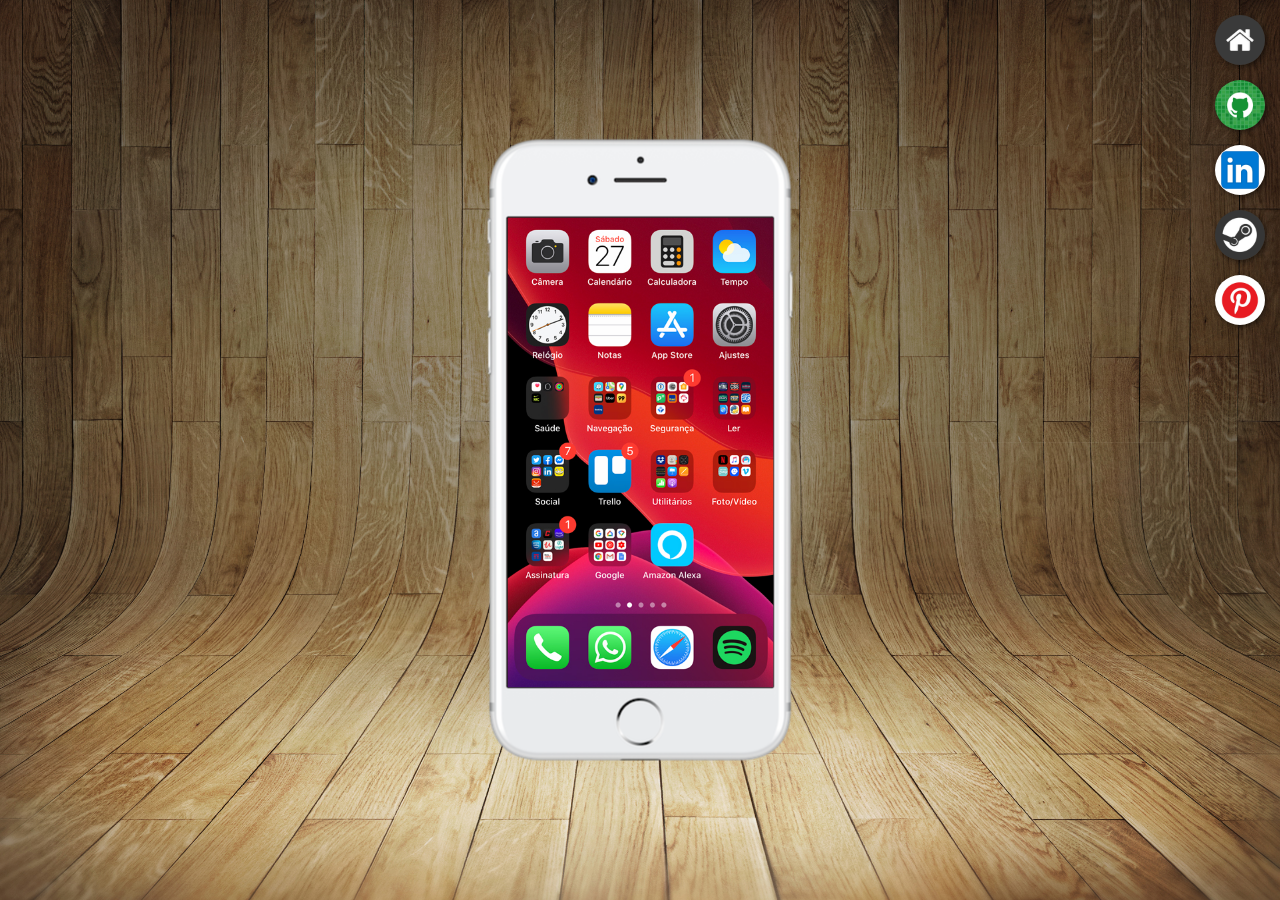
<file: index.html>
<!DOCTYPE html>
<html lang="pt-br">
<head>
    <meta charset="UTF-8">
    <meta http-equiv="X-UA-Compatible" content="IE=edge">
    <meta name="viewport" content="width=device-width, initial-scale=1.0">
    <link rel="shortcut icon" href="favicon.ico" type="image/x-icon">
    <link rel="stylesheet" href="css/style.css">
    <title>Redes Sociais</title>
</head>
<body>
    <main>
        <section id="telefone">

            <iframe src="home.html" frameborder="0" name="tela" id="tela">
                Seu navegador não é compatível com isso.
            </iframe>

        </section>

        <section id="redes-sociais">

            <a href="home.html" target="tela">
                <img src="imagens/logo-home.jpg" alt="Home">
            </a>

            <a href="github.html" target="tela">
                <img src="imagens/logo-github.jpg" alt="GitHub">
            </a>

            <a href="linkedin.html" target="tela">
                <img src="imagens/logo-linkedin.png" alt="YouTube">
            </a>

            <a href="steam.html" target="tela">
                <img src="imagens/logo-steam.jpg" alt="Steam">
            </a>

            <a href="Pinterest.html" target="tela">
                <img src="imagens/logo-pinterest.jpg" alt="Pinterest">
            </a>
            
        </section>
    </main>
</body>
</html>
</file>
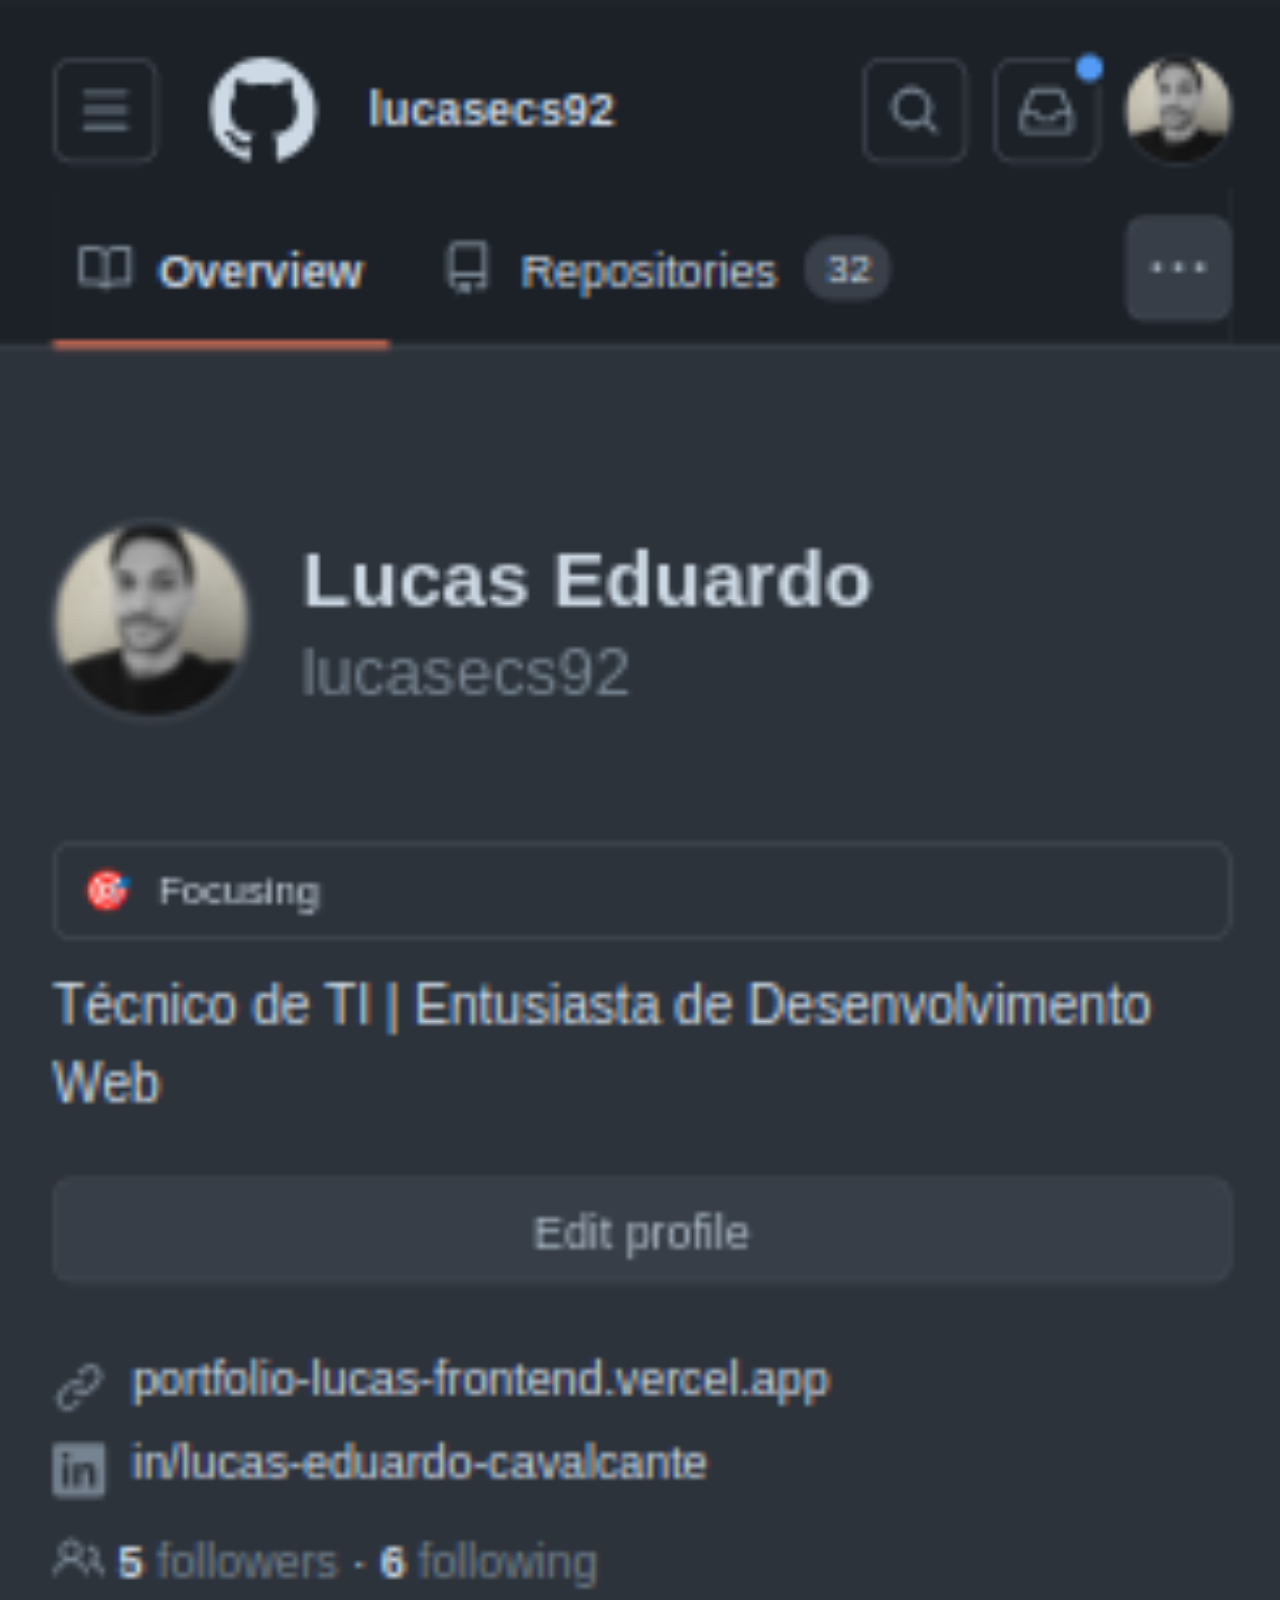
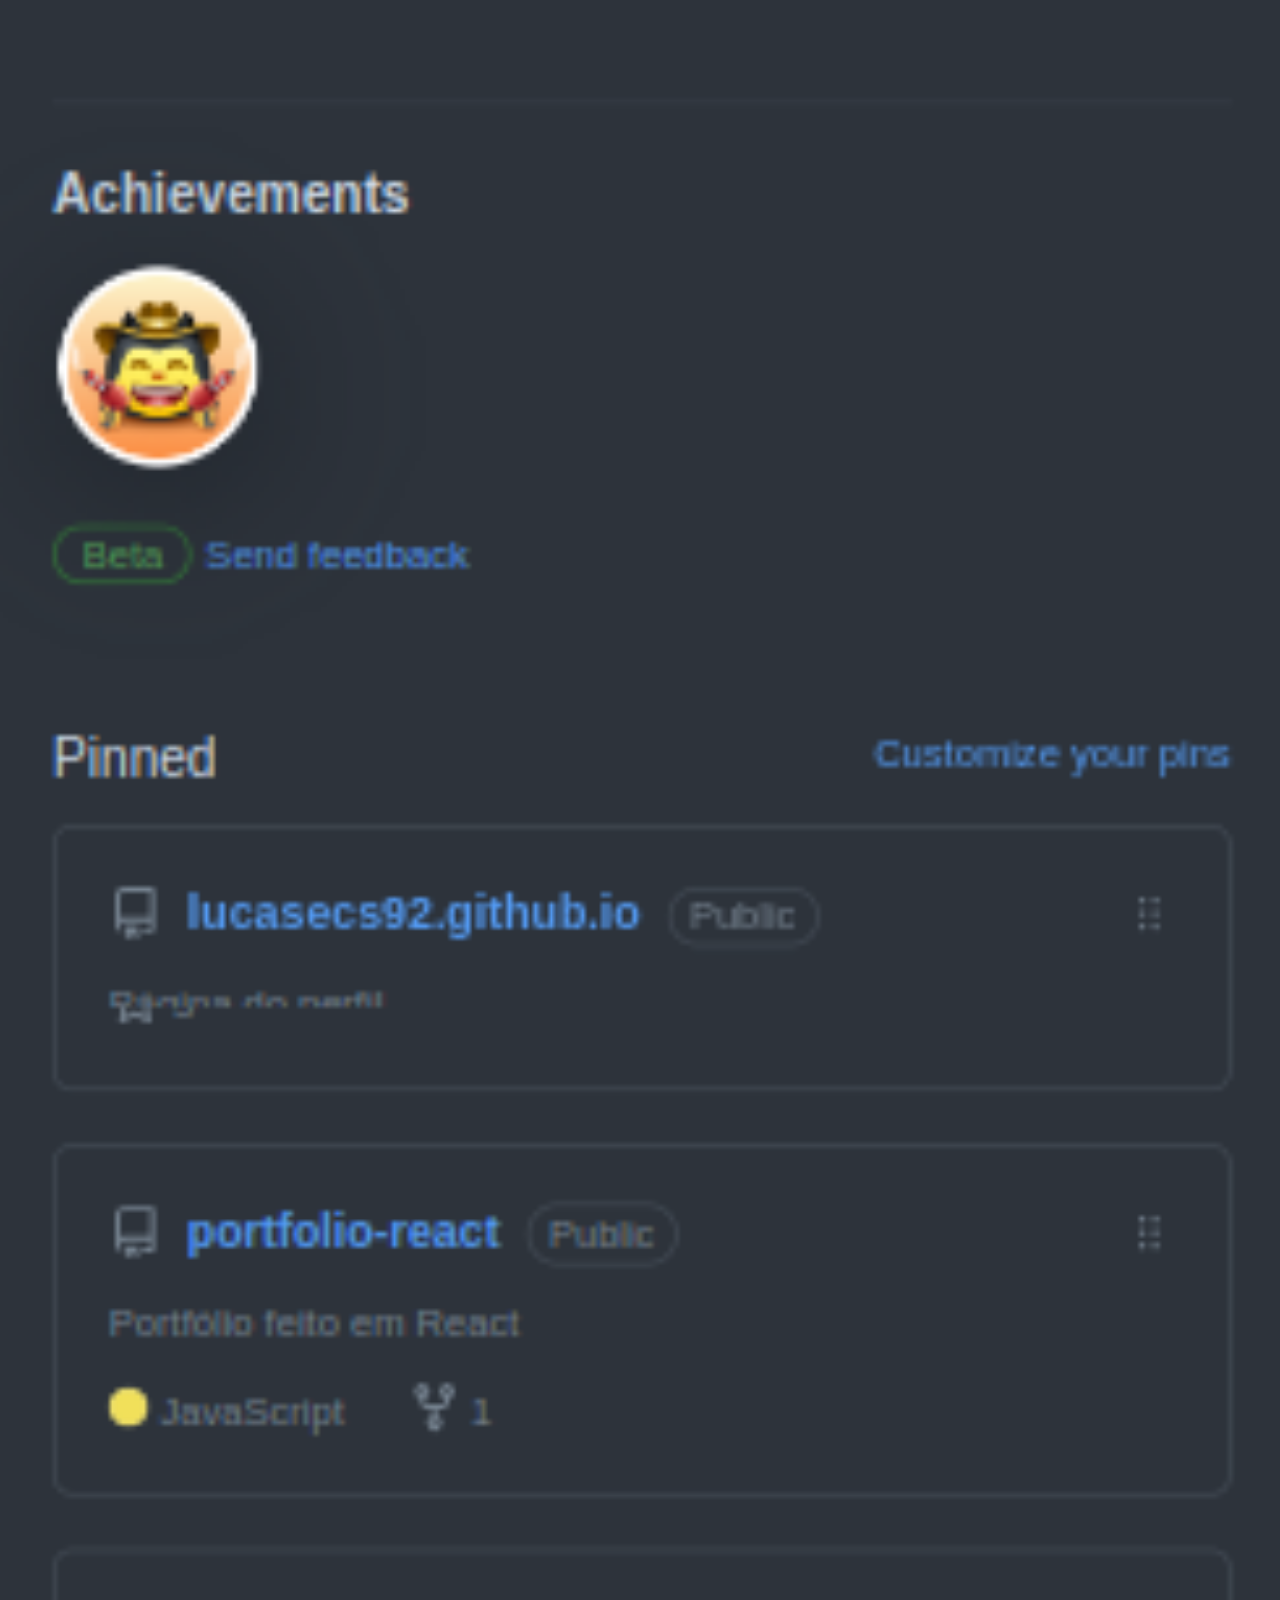
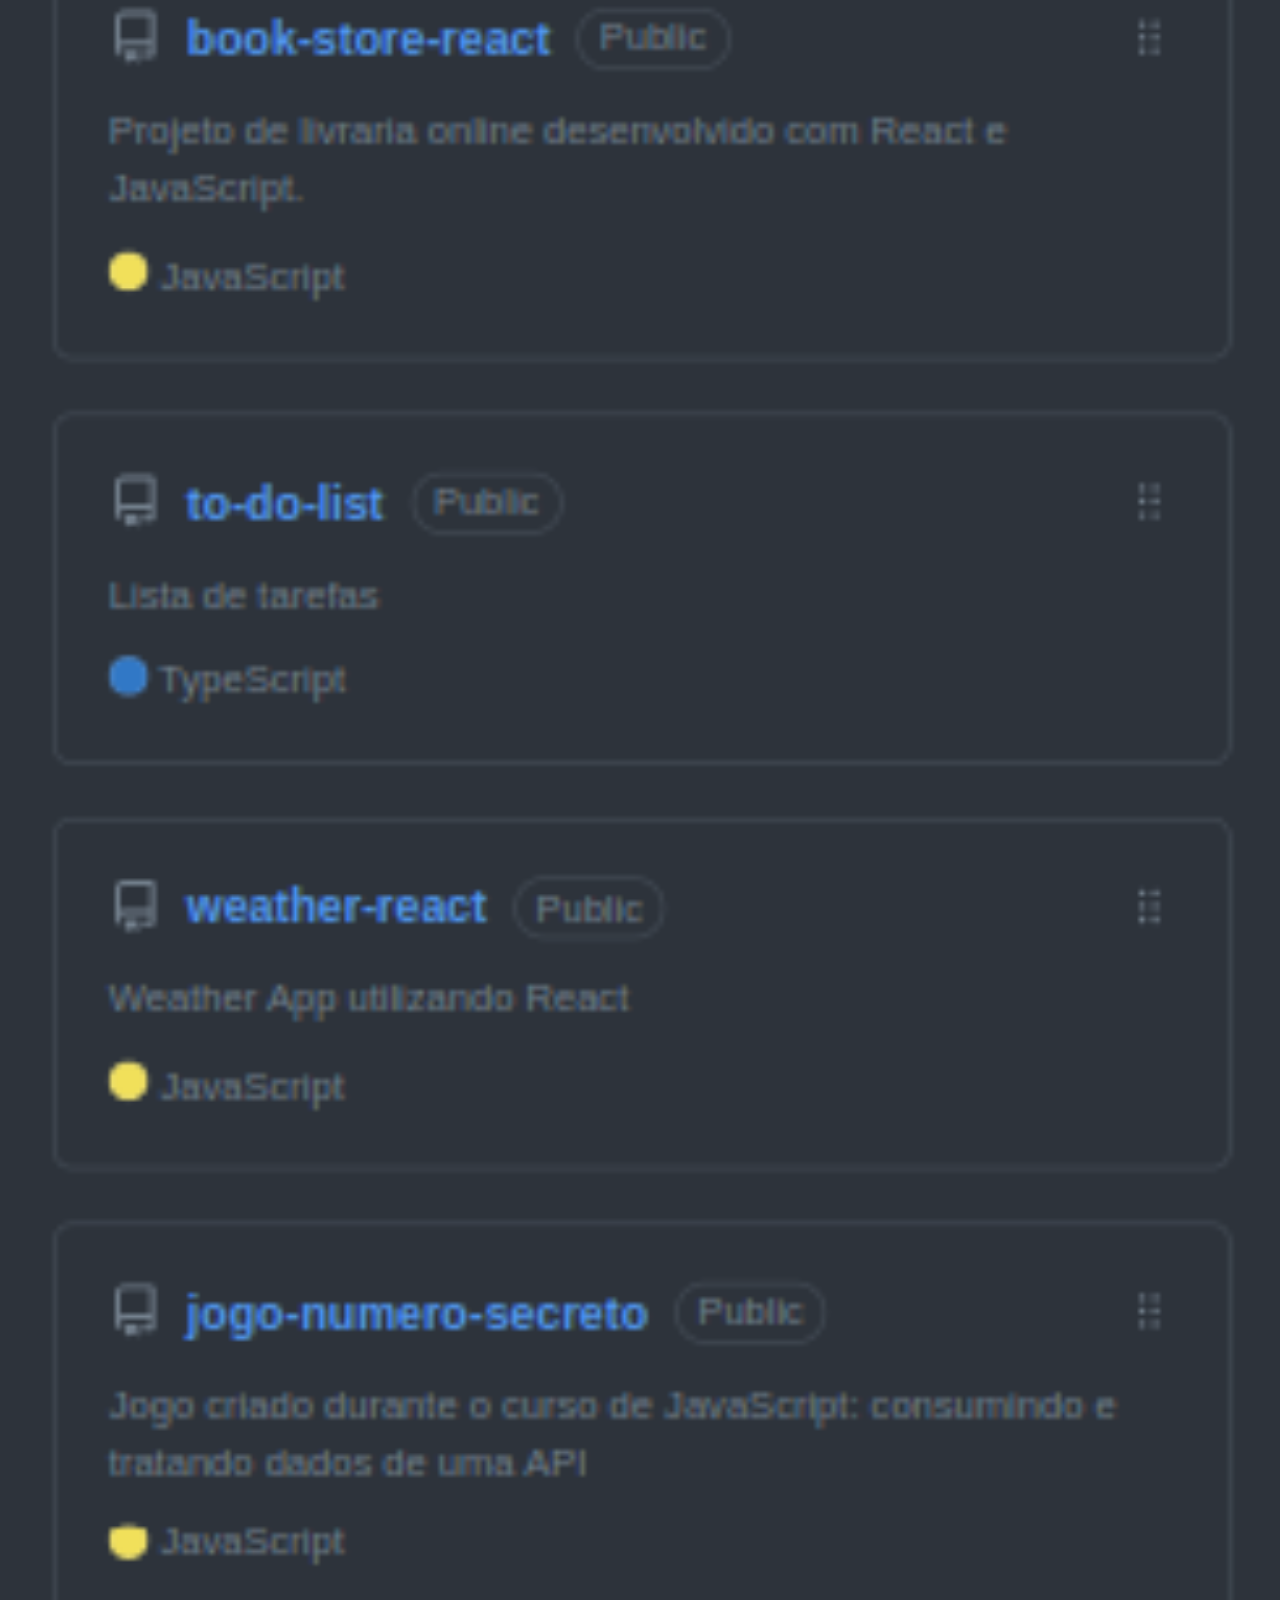
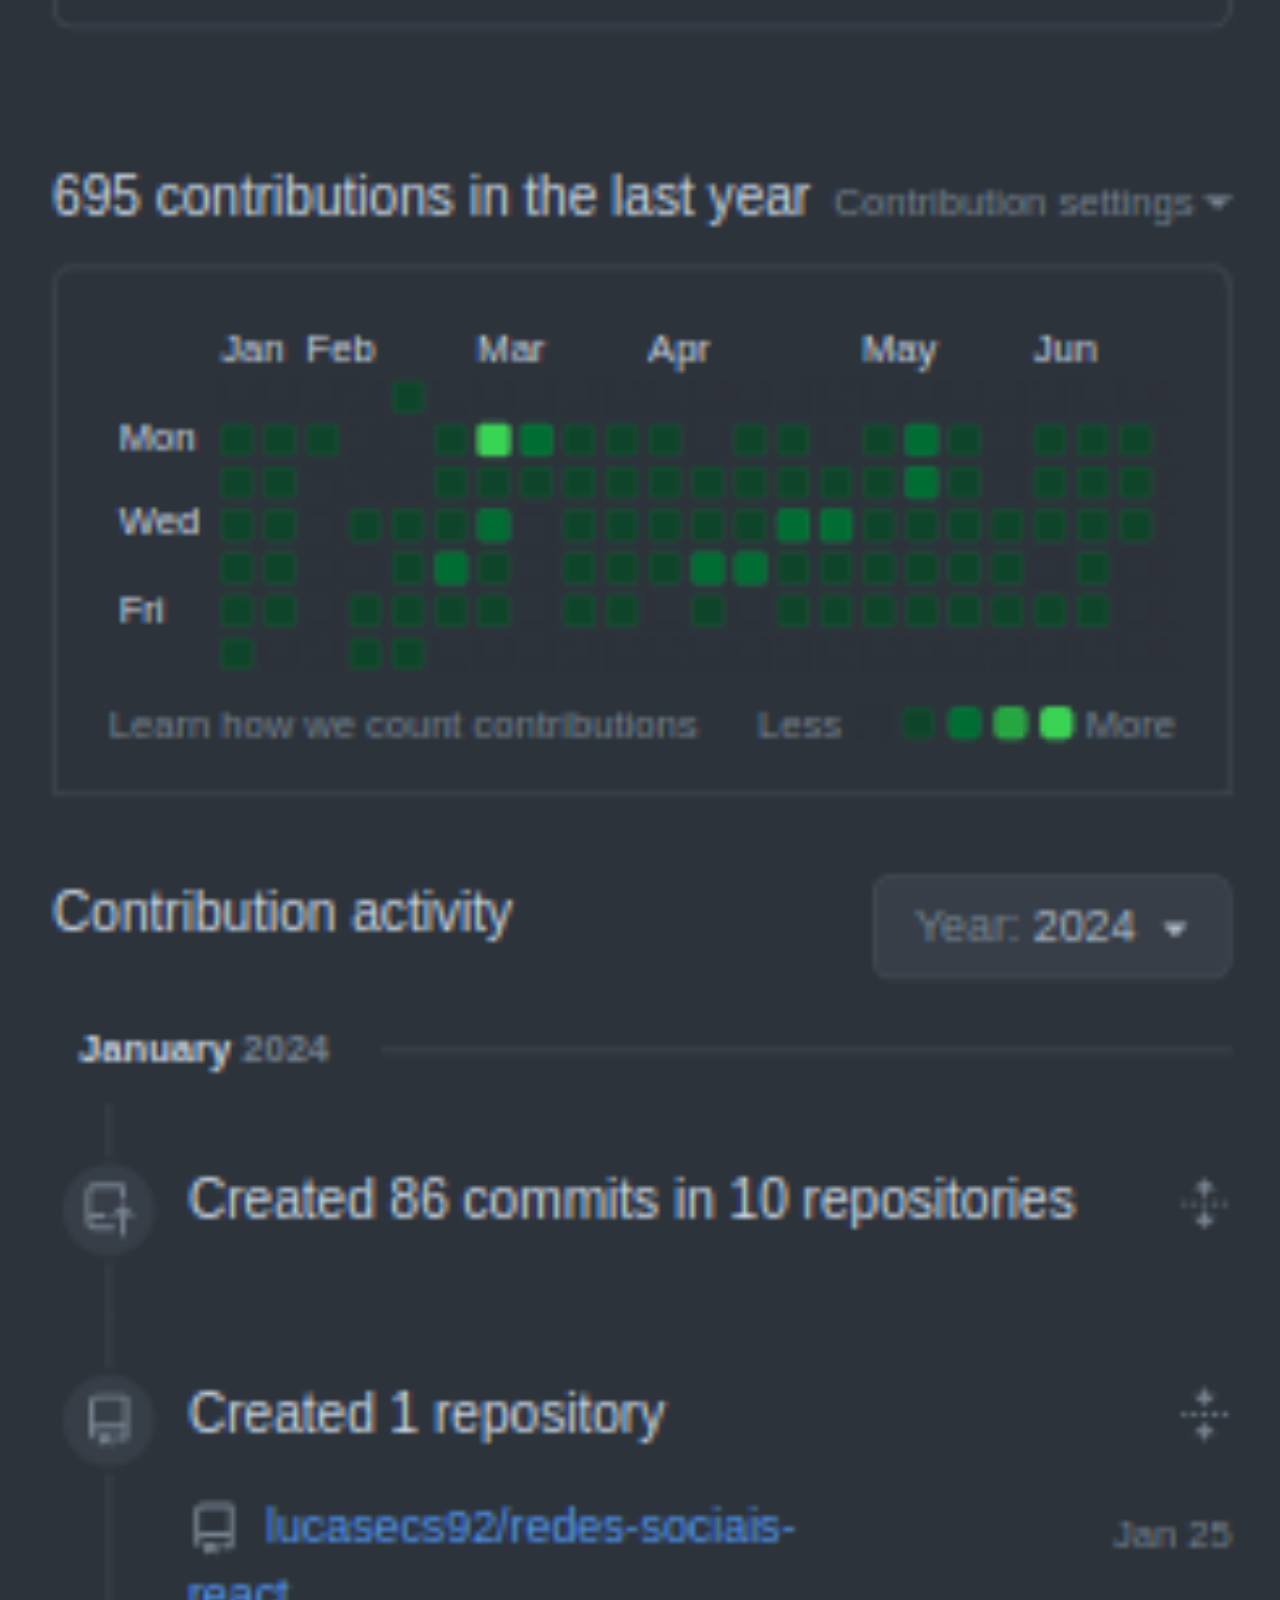
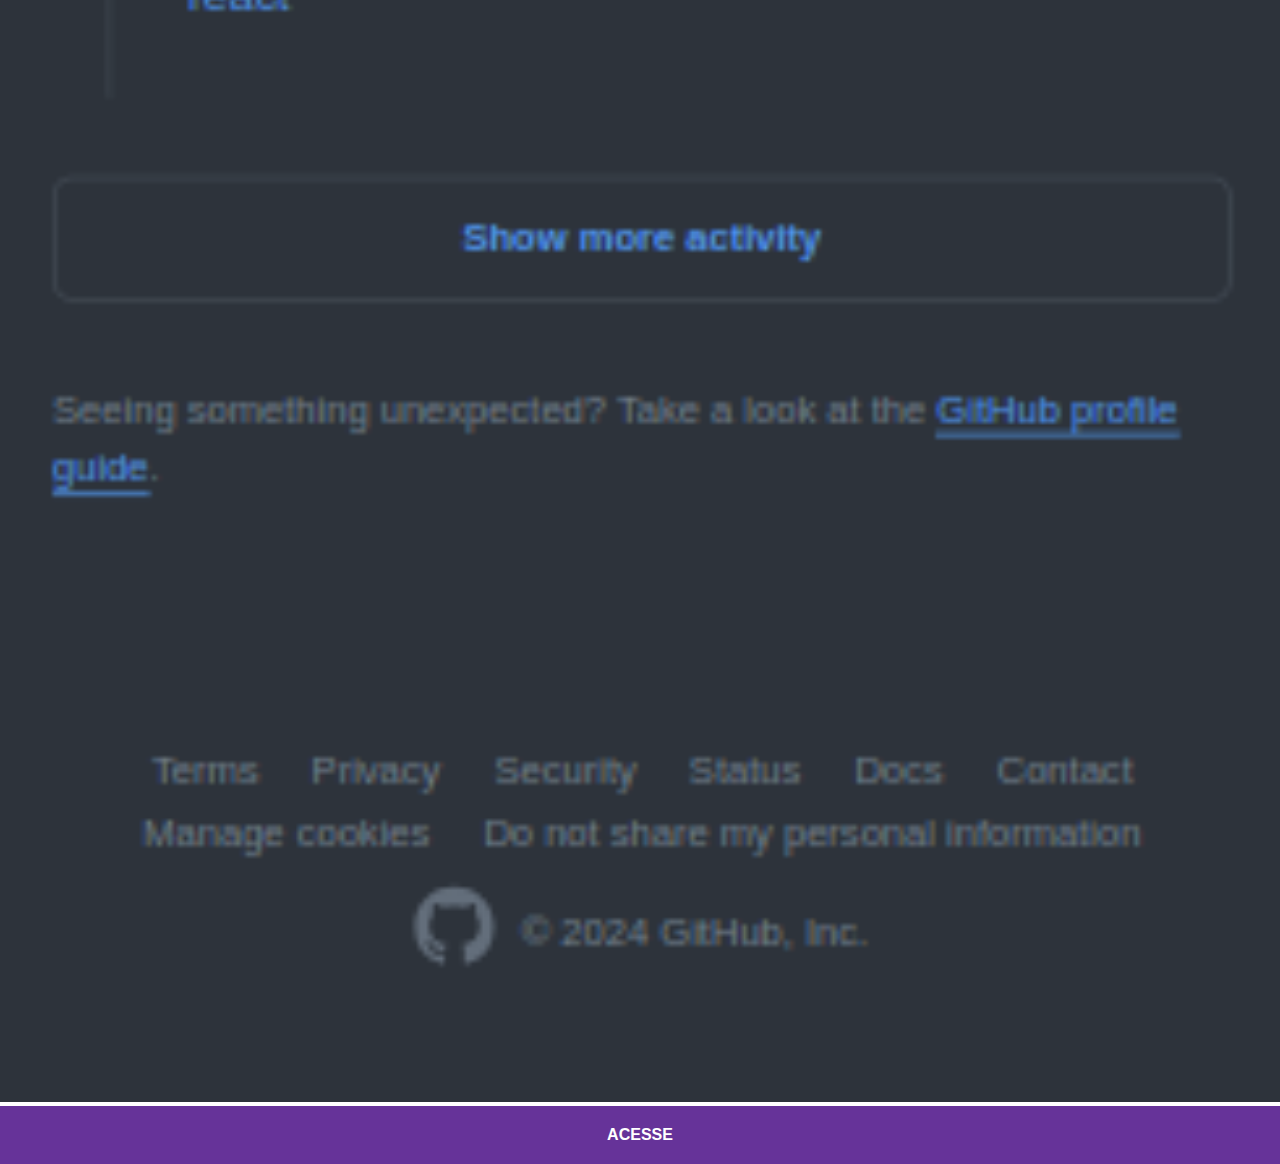
<file: github.html>
<!DOCTYPE html>
<html lang="pt-br">
<head>
    <meta charset="UTF-8">
    <meta http-equiv="X-UA-Compatible" content="IE=edge">
    <meta name="viewport" content="width=device-width, initial-scale=1.0">
    <link rel="stylesheet" href="css/estilo-social.css">
    <title>GitHub</title>
</head>
<body>
    <img src="imagens/tela-github.png" alt="GitHub">

    <a href="https://github.com/lucasecs92" target="_blank">ACESSE</a>
</body>
</html>
</file>
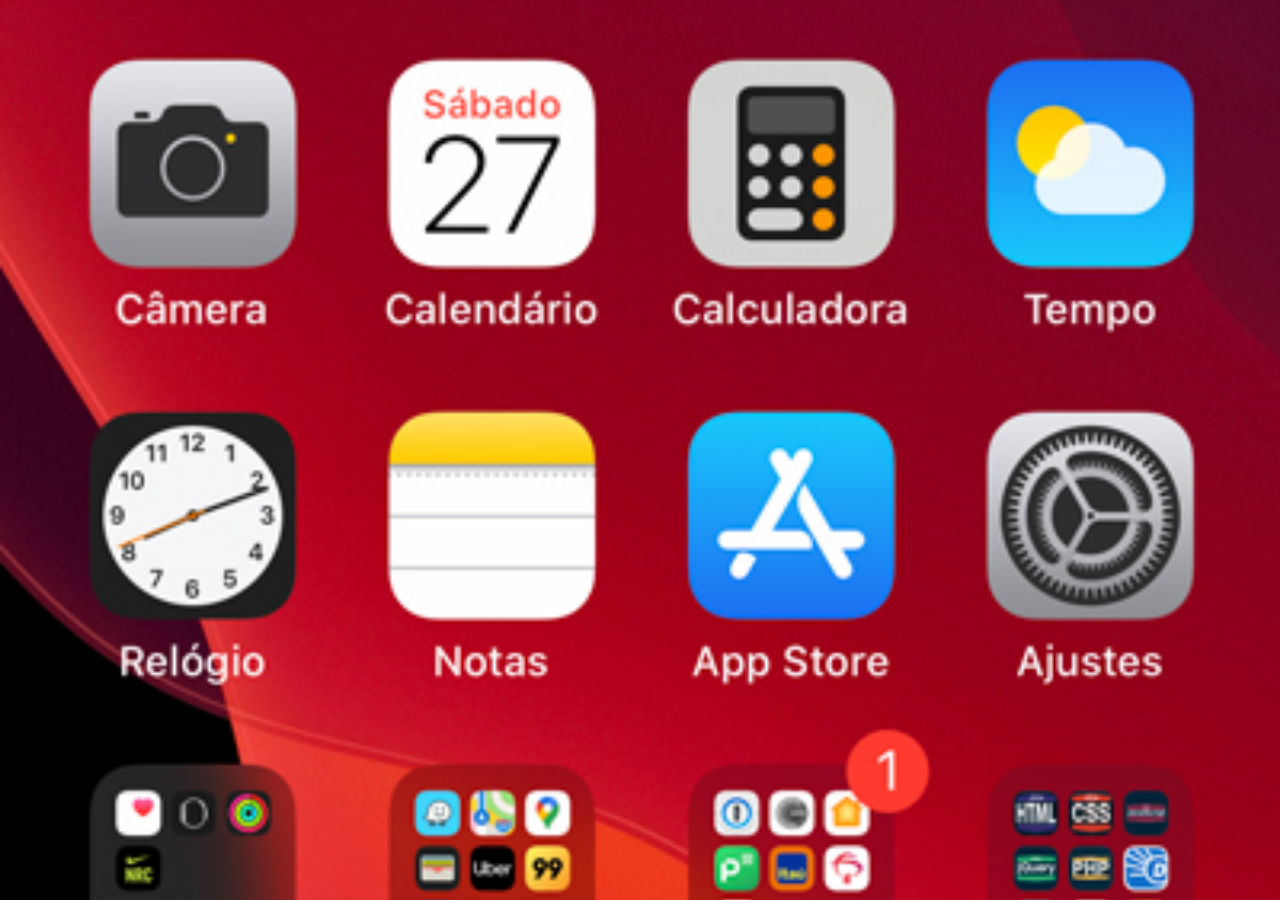
<file: home.html>
<!DOCTYPE html>
<html lang="pt-br">
<head>
    <meta charset="UTF-8">
    <meta http-equiv="X-UA-Compatible" content="IE=edge">
    <meta name="viewport" content="width=device-width, initial-scale=1.0">
    <title>Home Page</title>
    <style>
        * {
            margin: 0px;
            padding: 0px;
        }

        body {
            height: 100vh;
            width: 100vw;
            background-image: url('imagens/tela-home.jpg');
            background-repeat: no-repeat;
            background-size: cover;
        }

    </style>
</head>
<body>
    
</body>
</html>
</file>
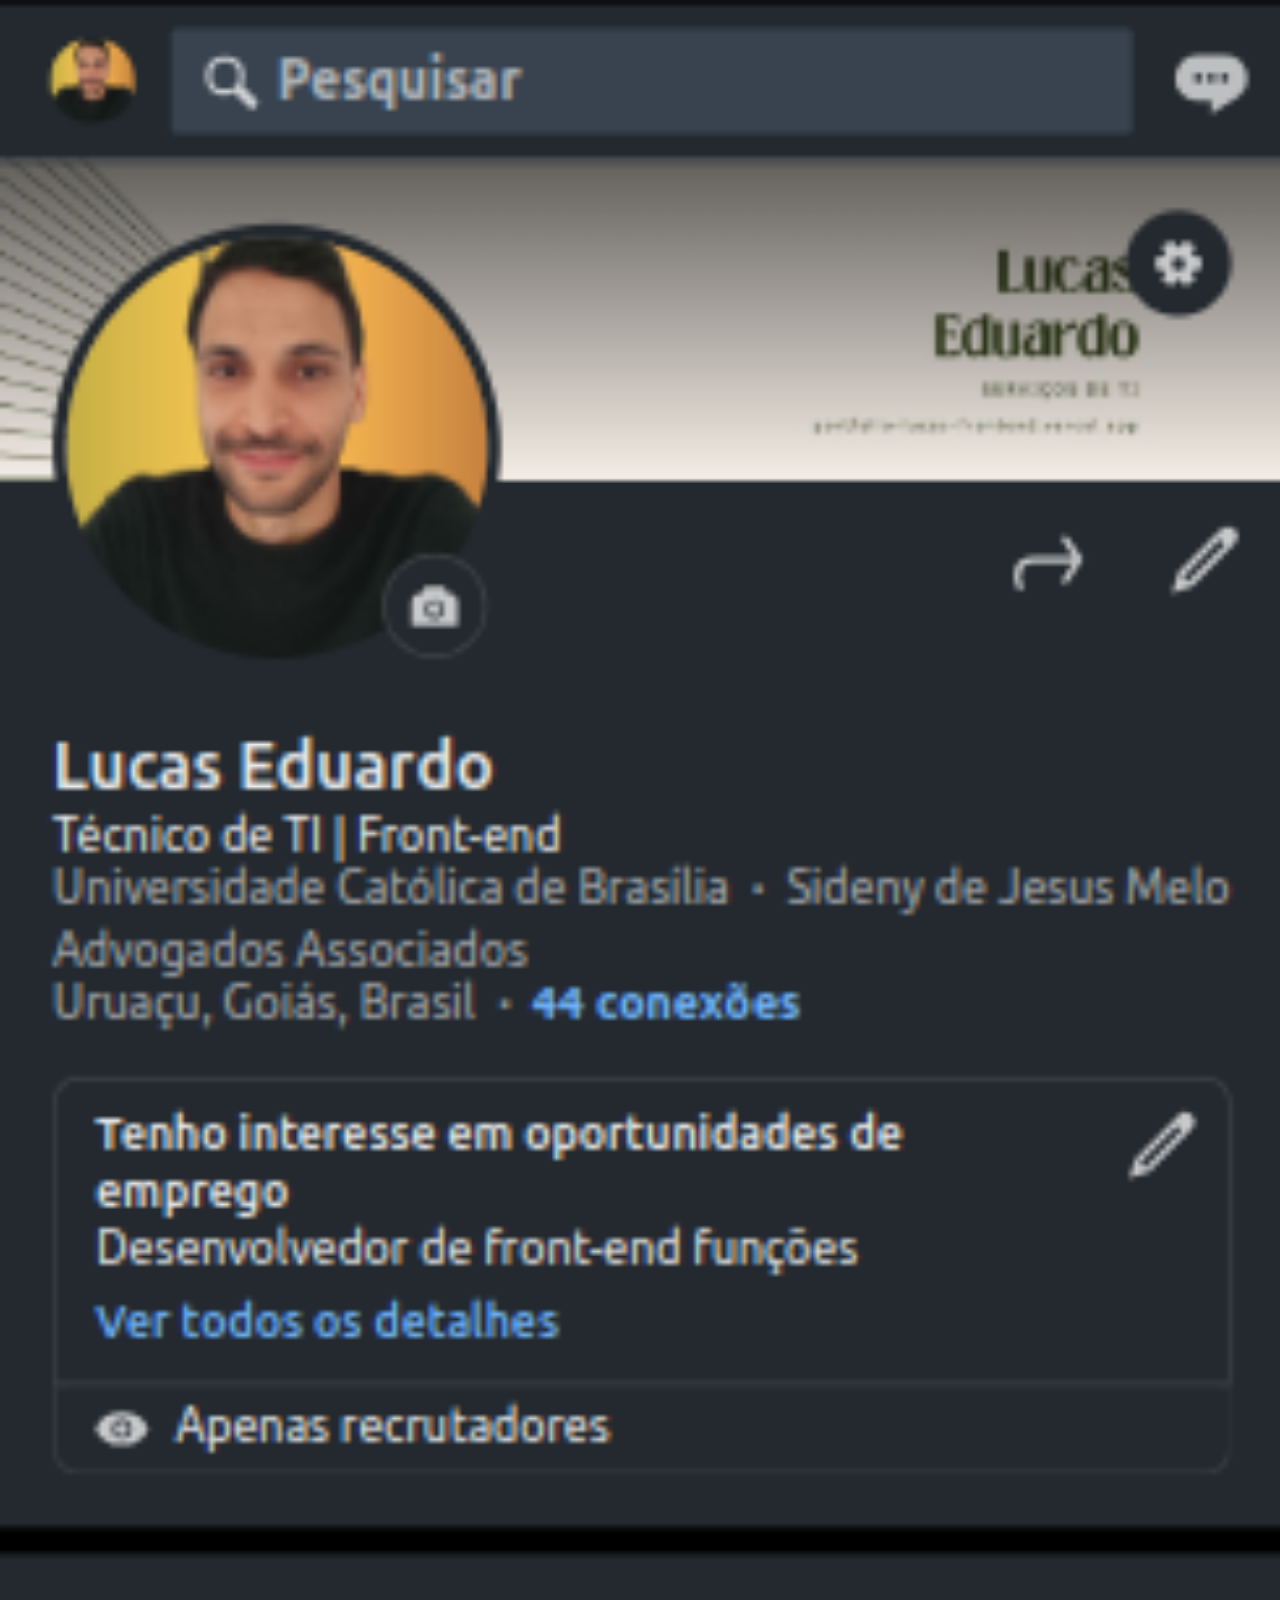
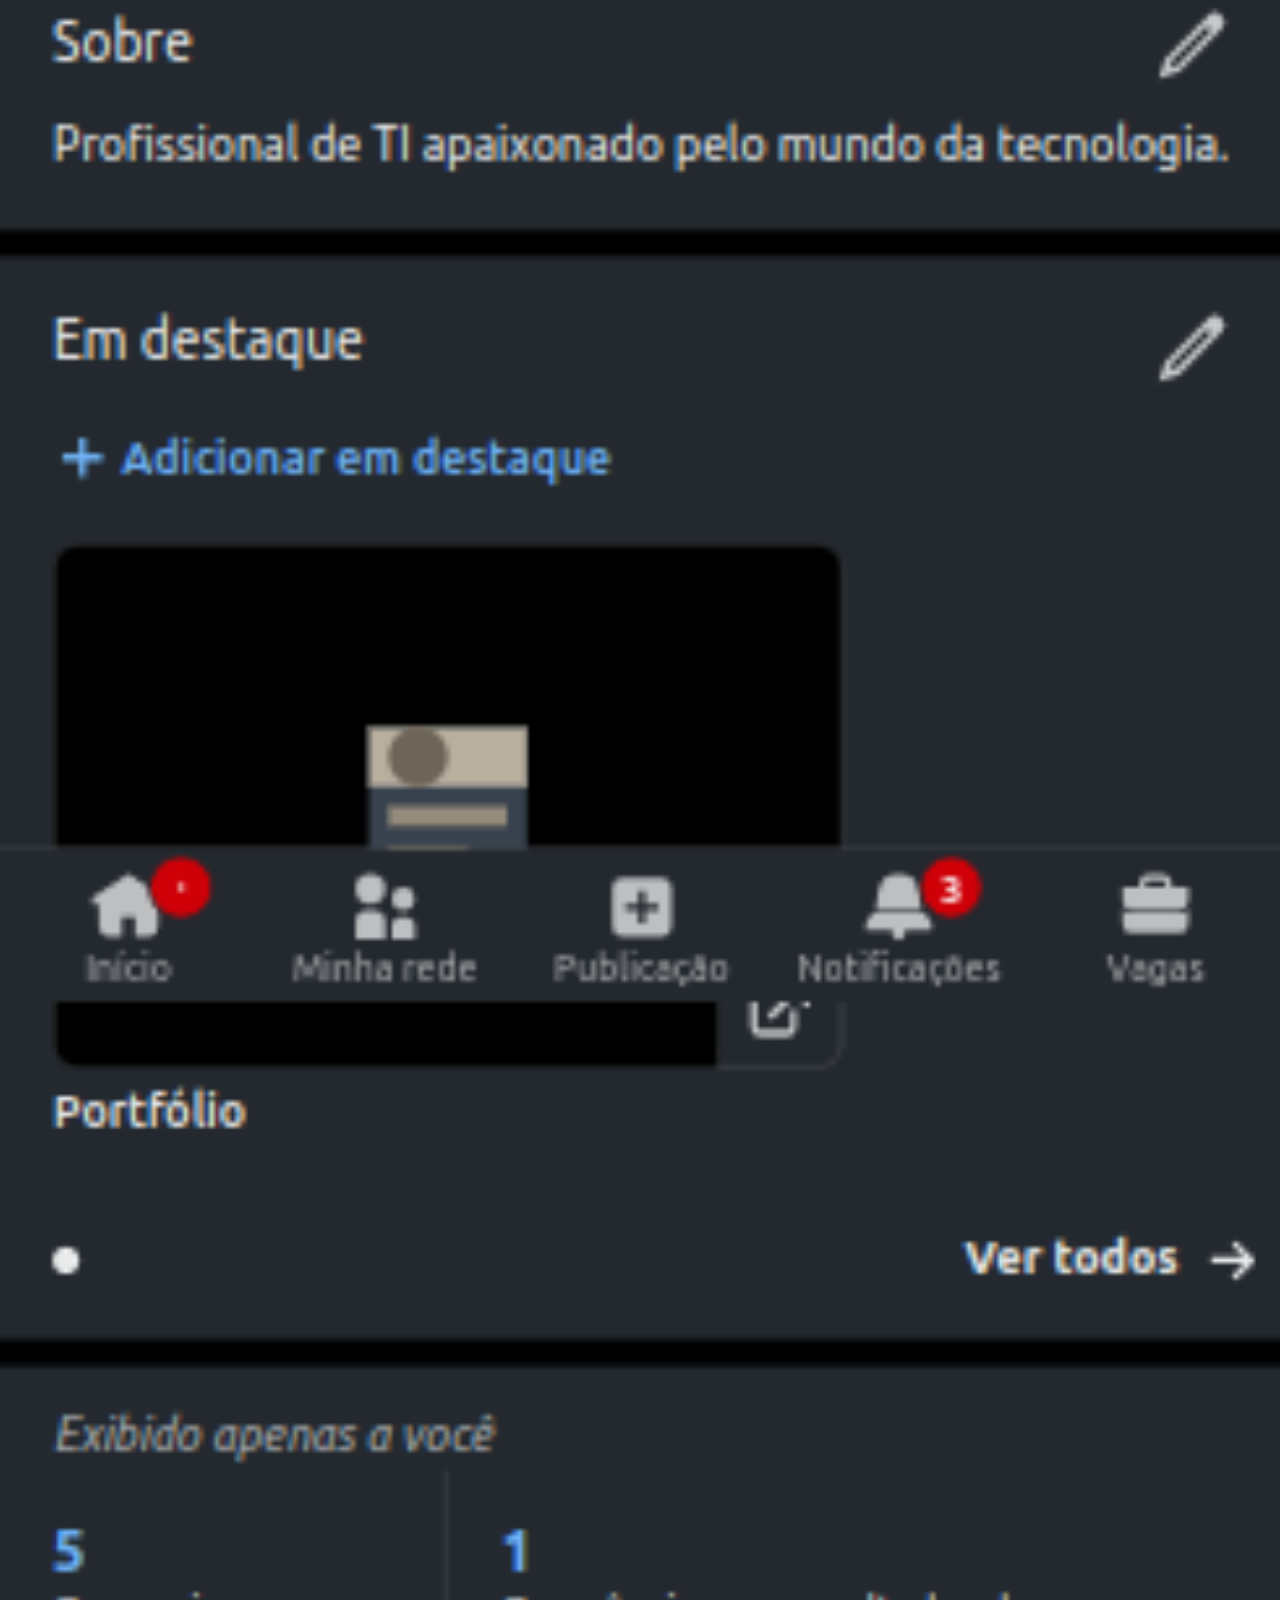
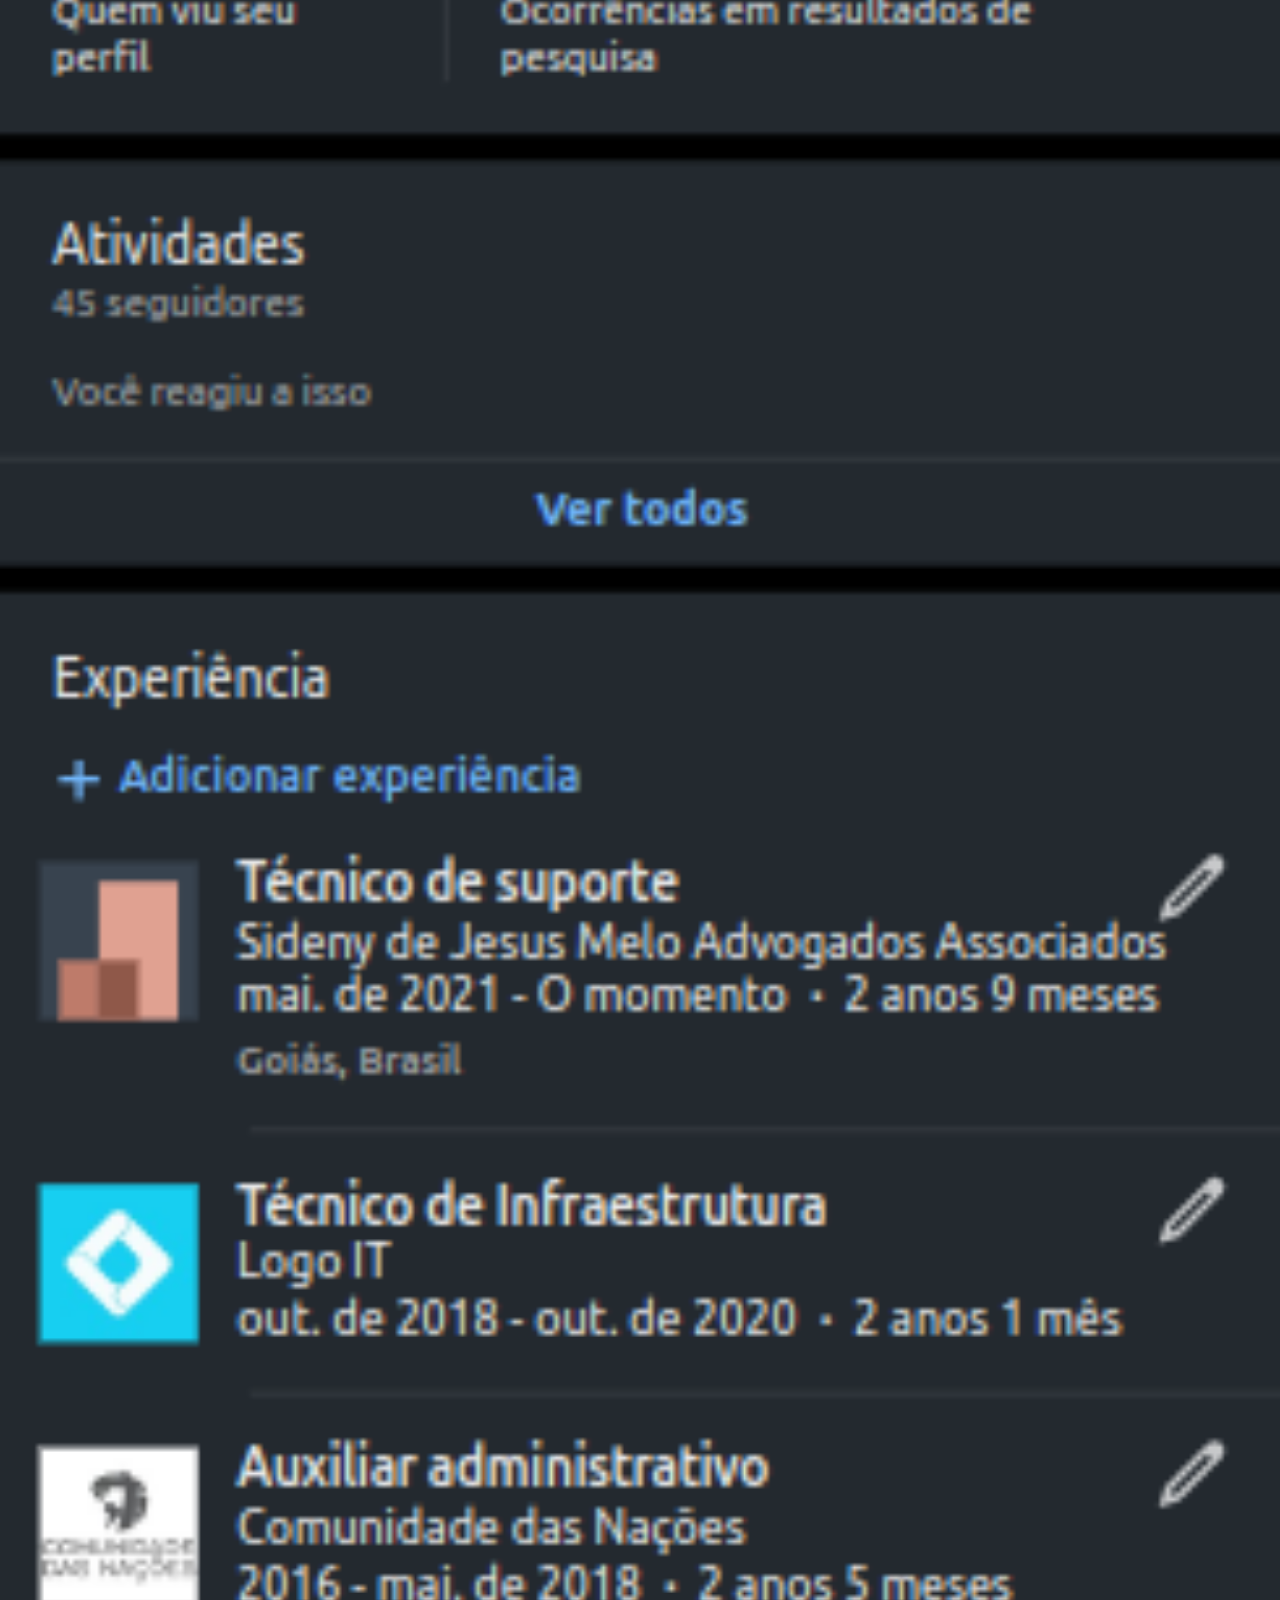
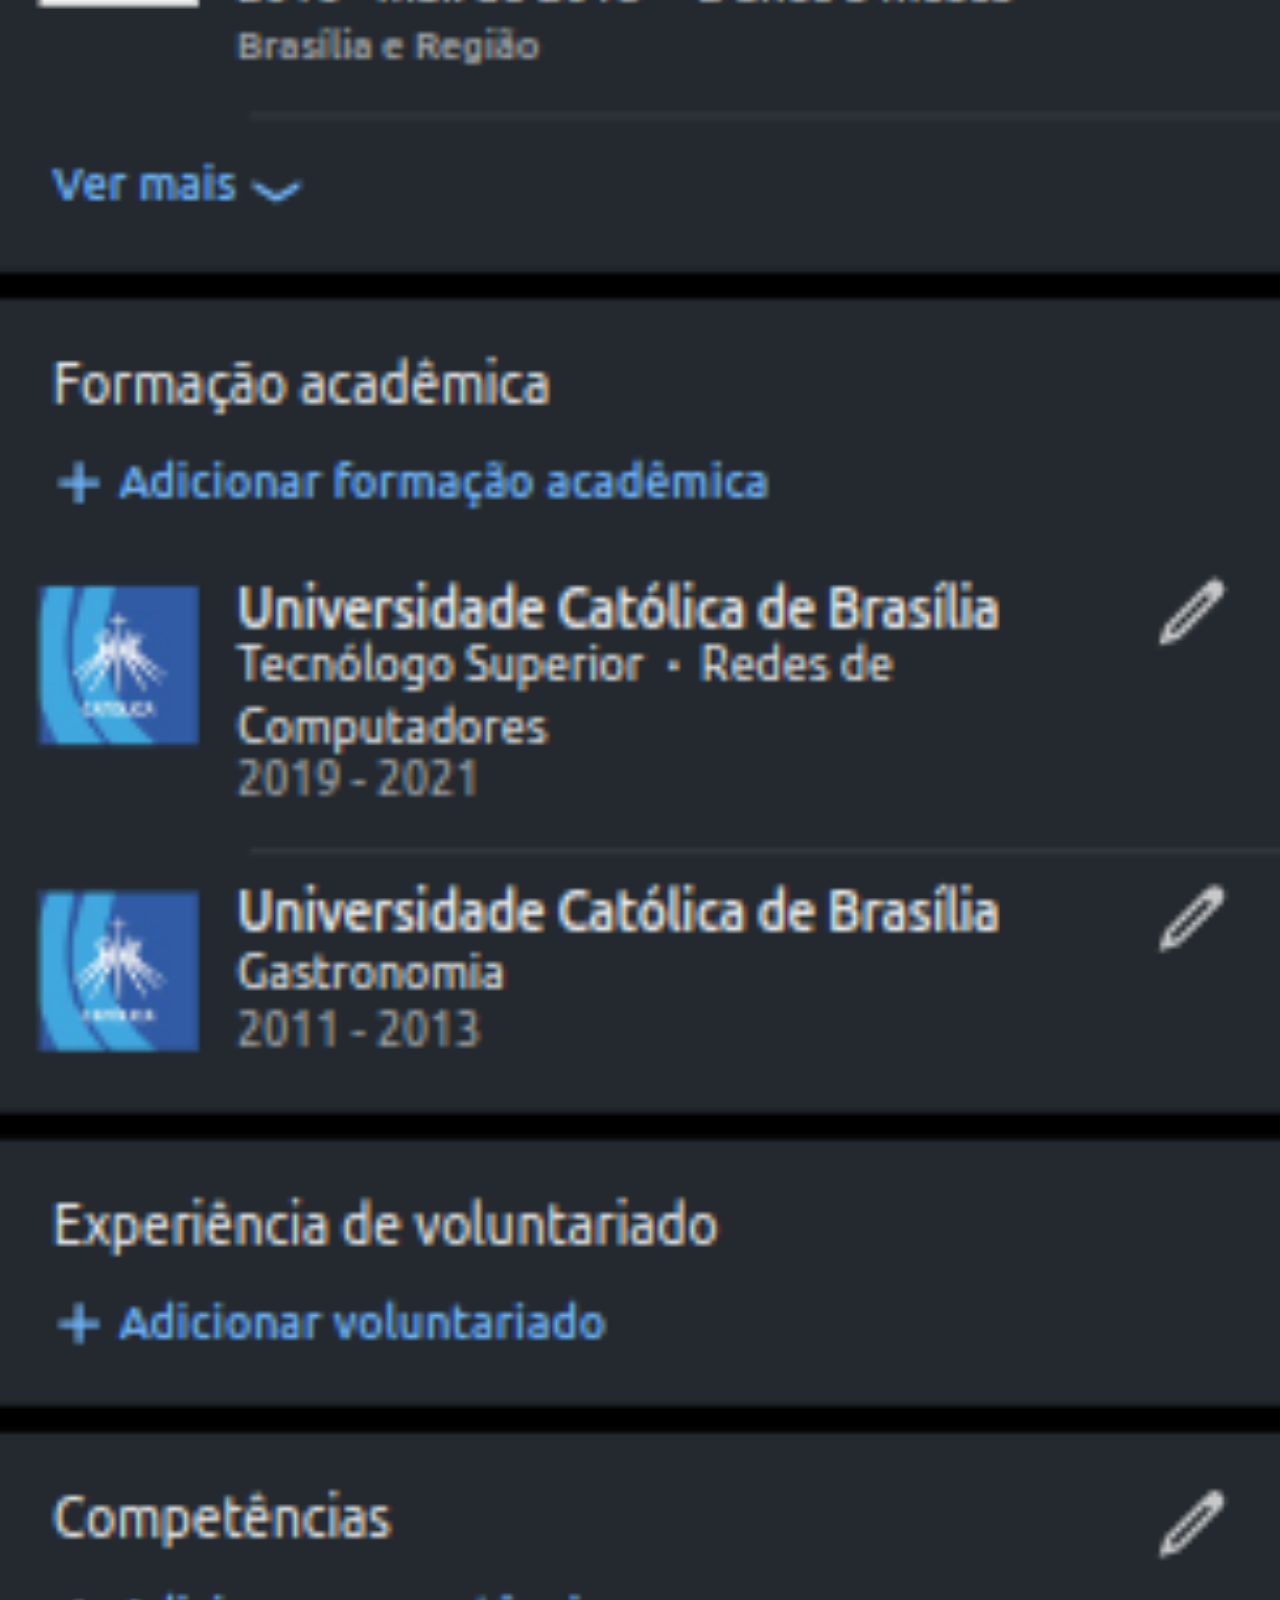
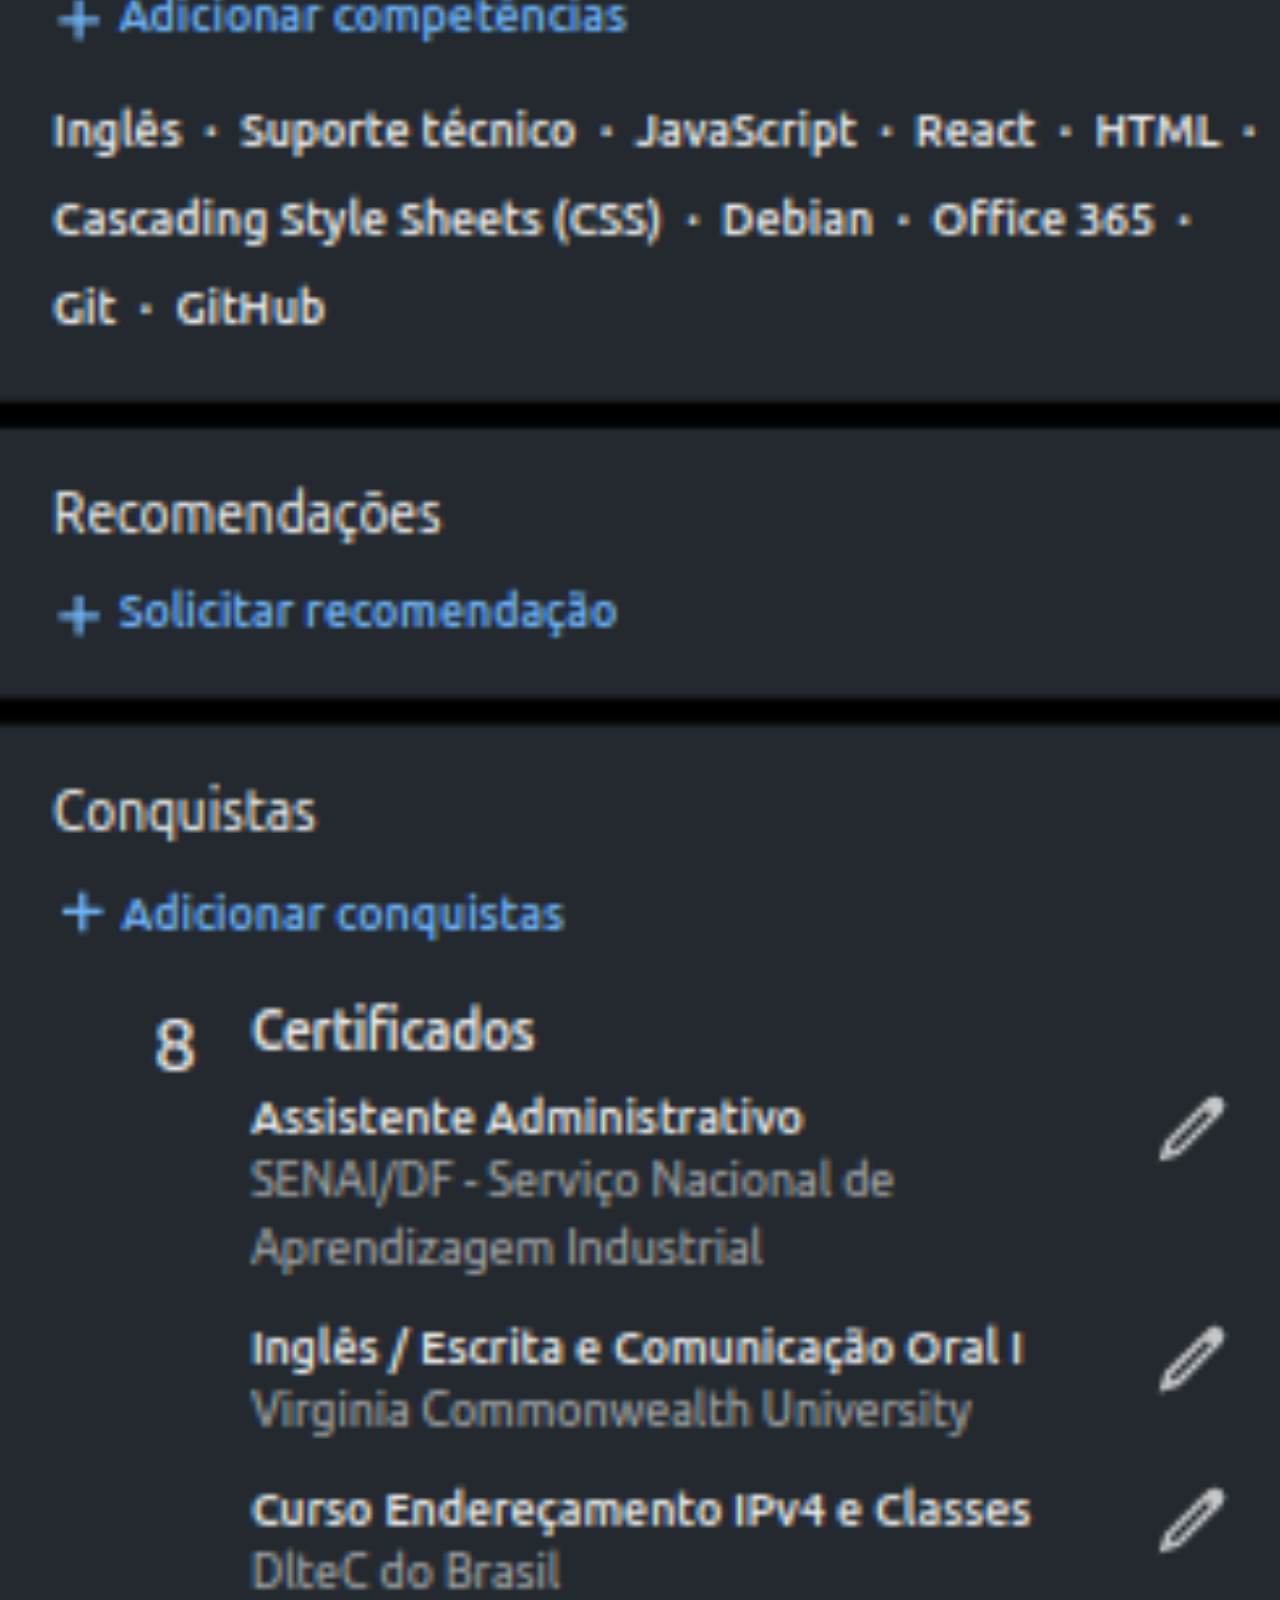
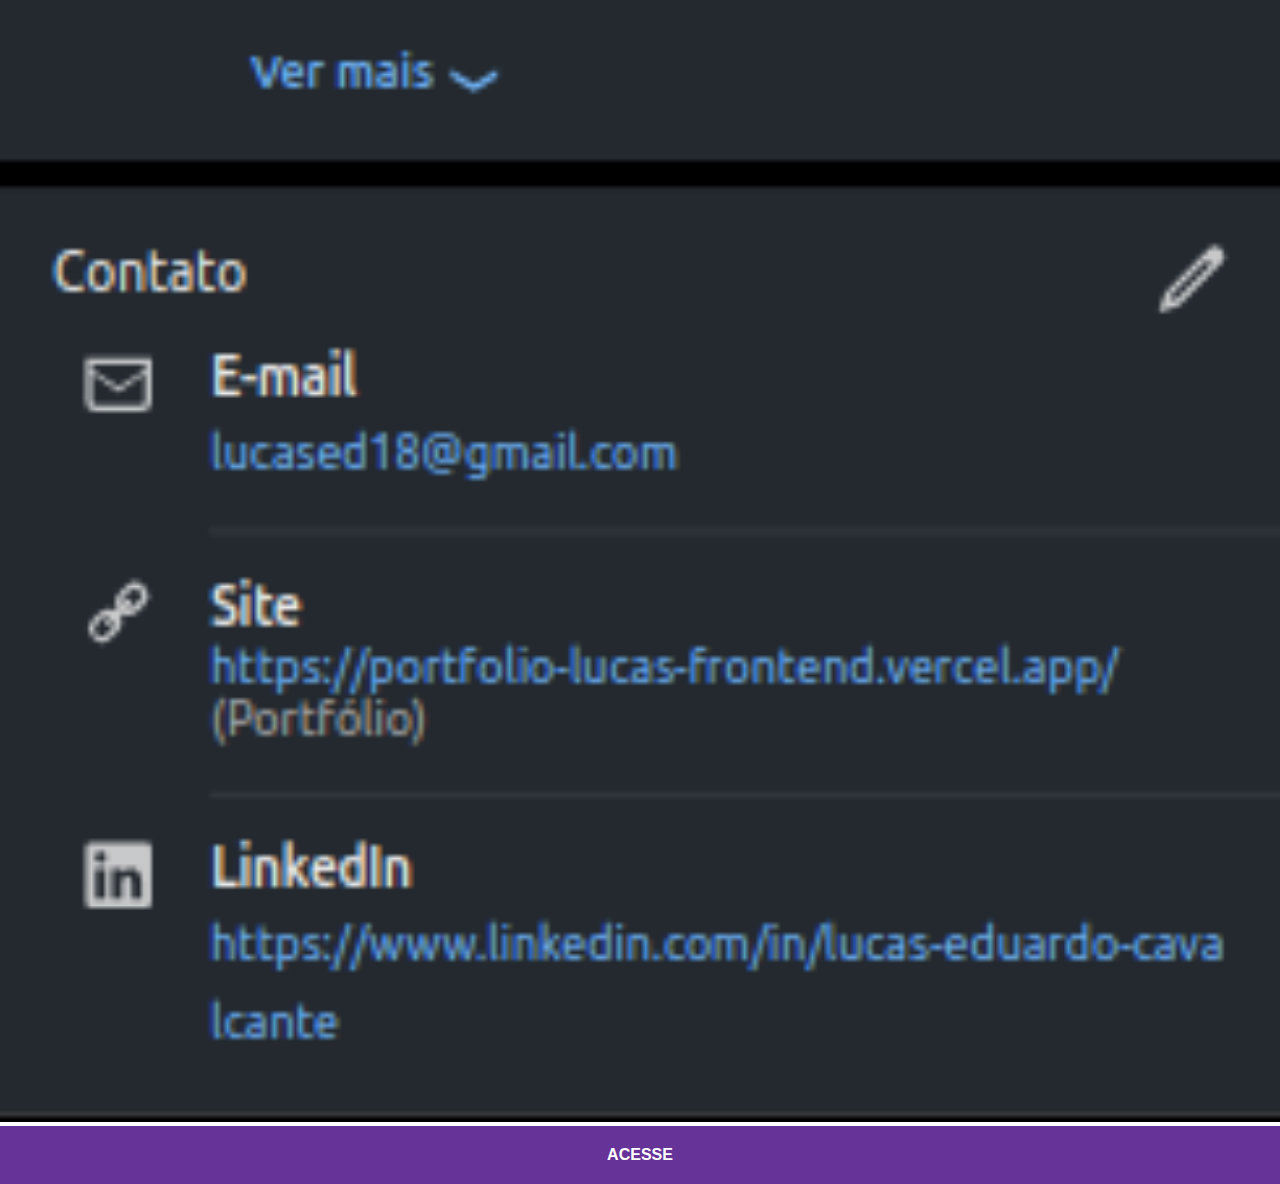
<file: linkedin.html>
<!DOCTYPE html>
<html lang="pt-br">
<head>
    <meta charset="UTF-8">
    <meta http-equiv="X-UA-Compatible" content="IE=edge">
    <meta name="viewport" content="width=device-width, initial-scale=1.0">
    <link rel="stylesheet" href="css/estilo-social.css">
    <title>YouTube</title>   
</head>
<body>
    <img src="imagens/tela-linkedin.png" alt="LinkedIn">

    <a href="https://www.linkedin.com/in/lucas-eduardo-cavalcante/" target="_blank">ACESSE</a>
</body>
</html>
</file>
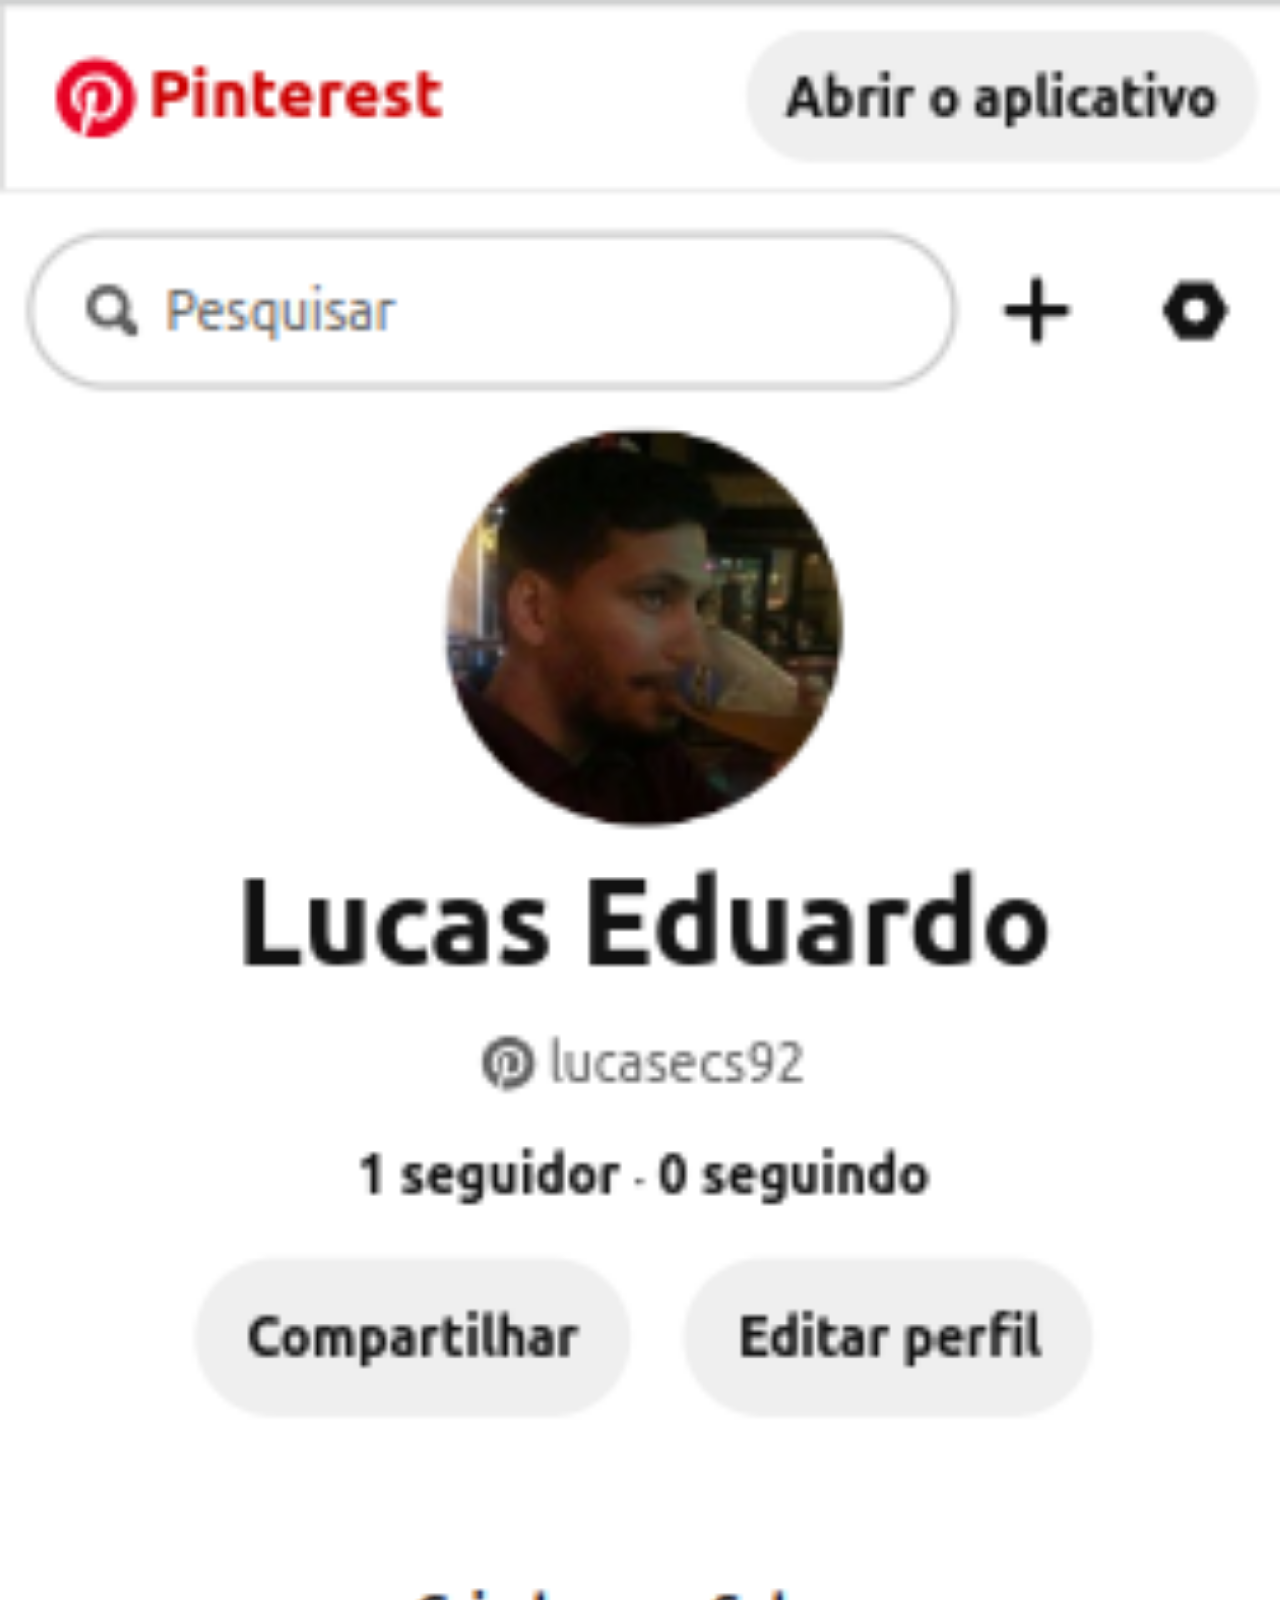
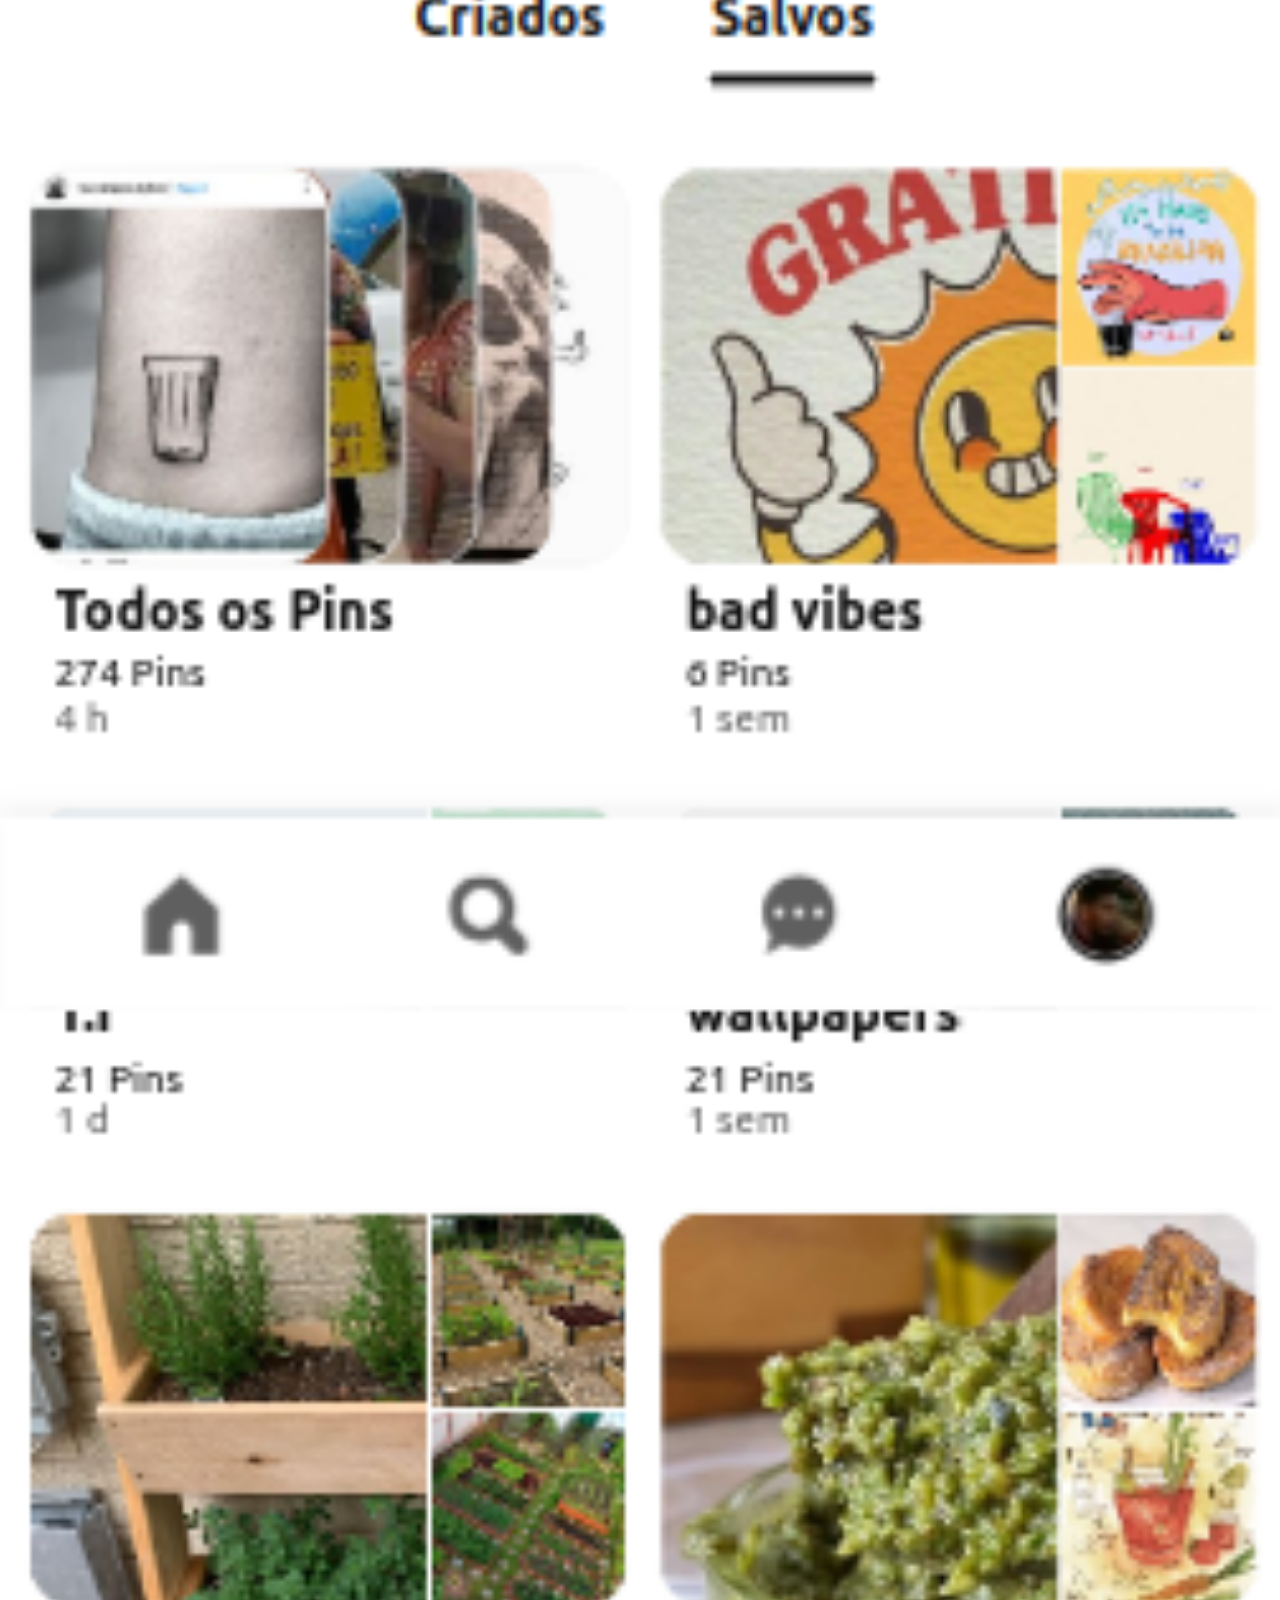
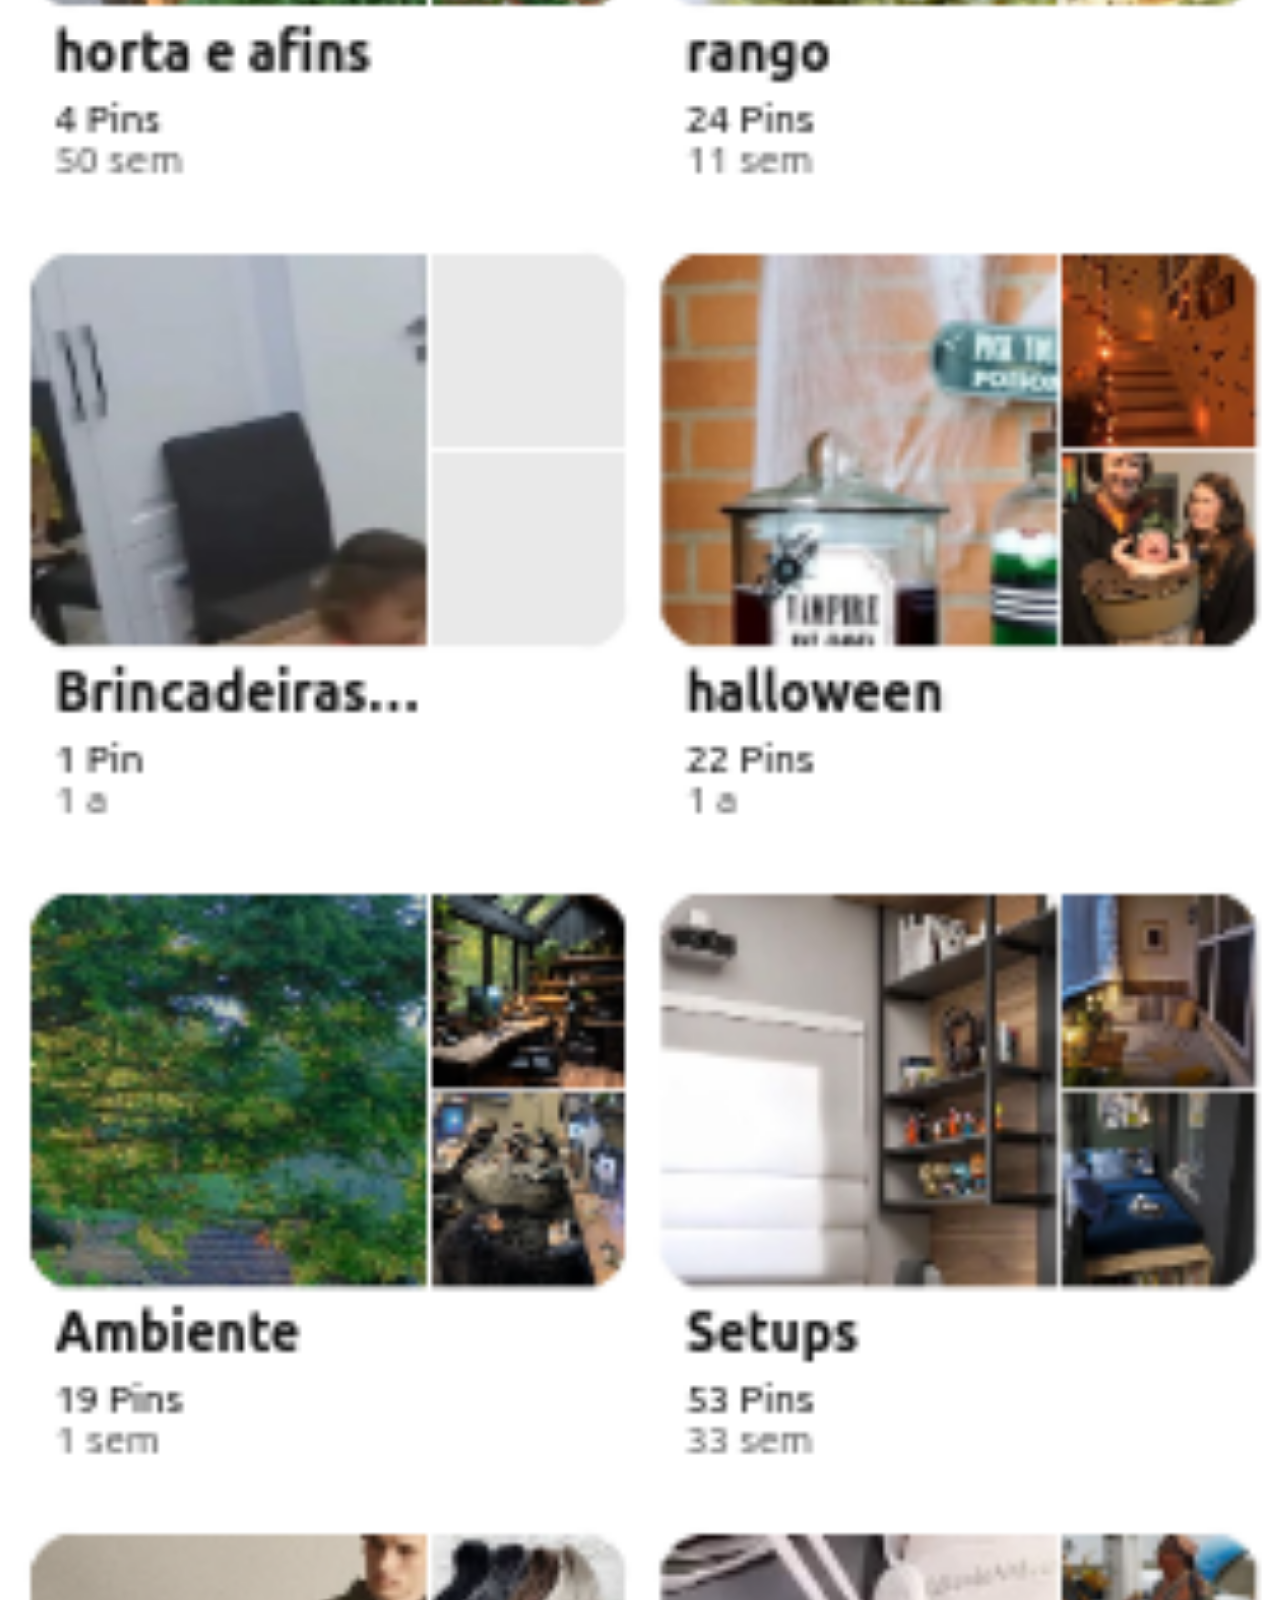
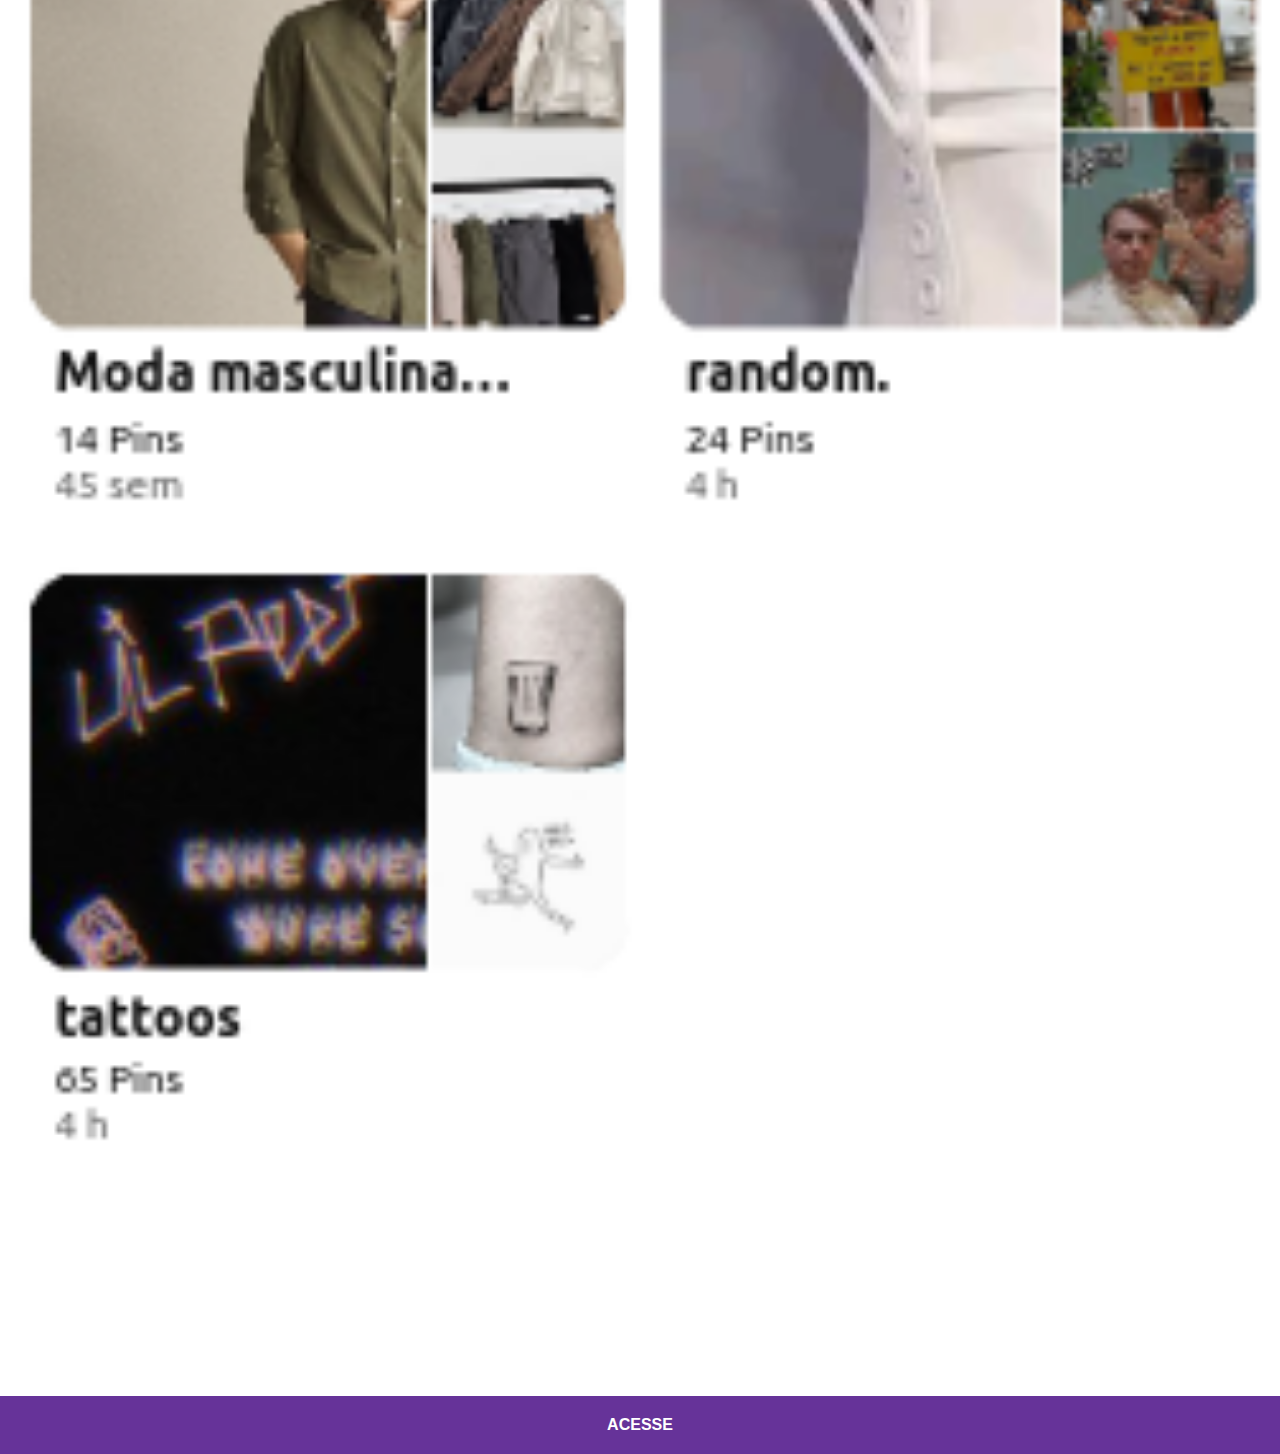
<file: Pinterest.html>
<!DOCTYPE html>
<html lang="pt-br">
<head>
    <meta charset="UTF-8">
    <meta http-equiv="X-UA-Compatible" content="IE=edge">
    <meta name="viewport" content="width=device-width, initial-scale=1.0">
    <link rel="stylesheet" href="css/estilo-social.css">
    <title>Pinterest</title>
</head>
<body>
    <img src="imagens/tela-pinterest.png" alt="Pinterest">

    <a href="https://br.pinterest.com/lucased18/" target="_blank">ACESSE</a>
</body>
</html>
</file>
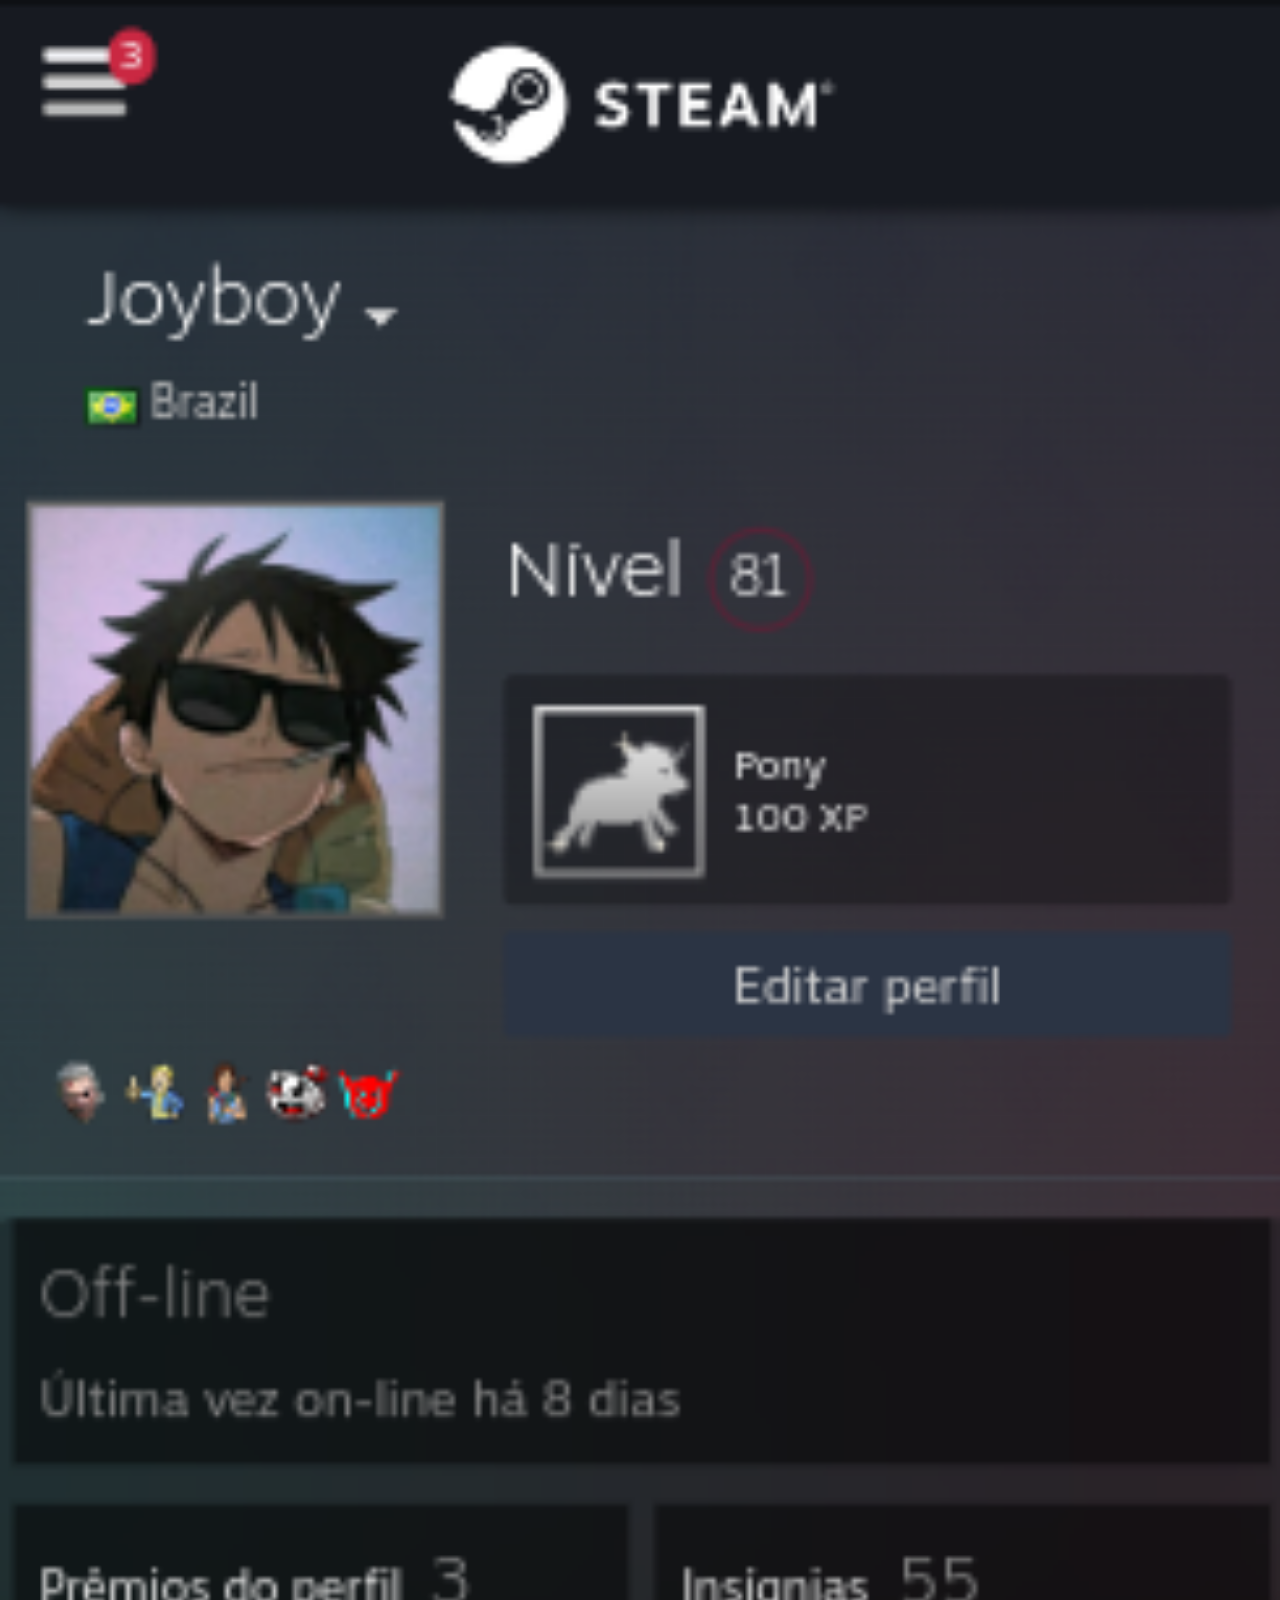
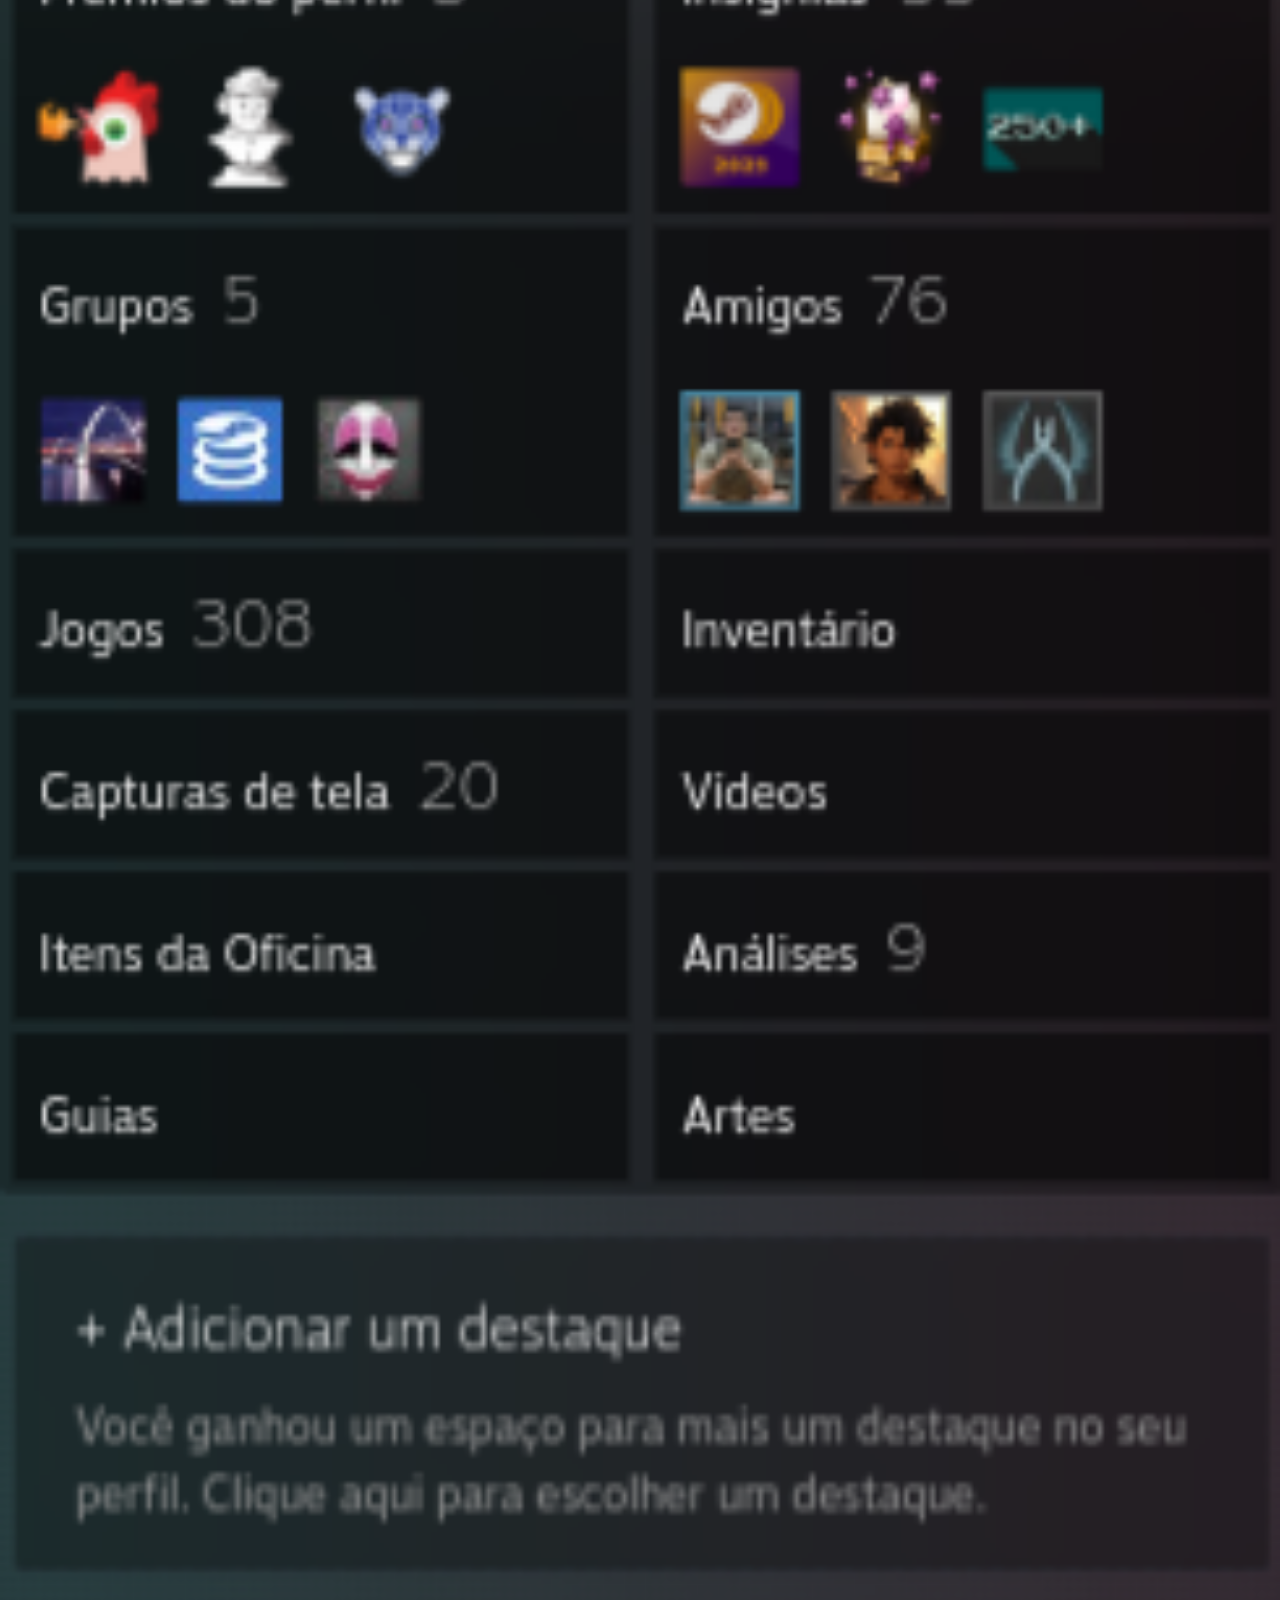
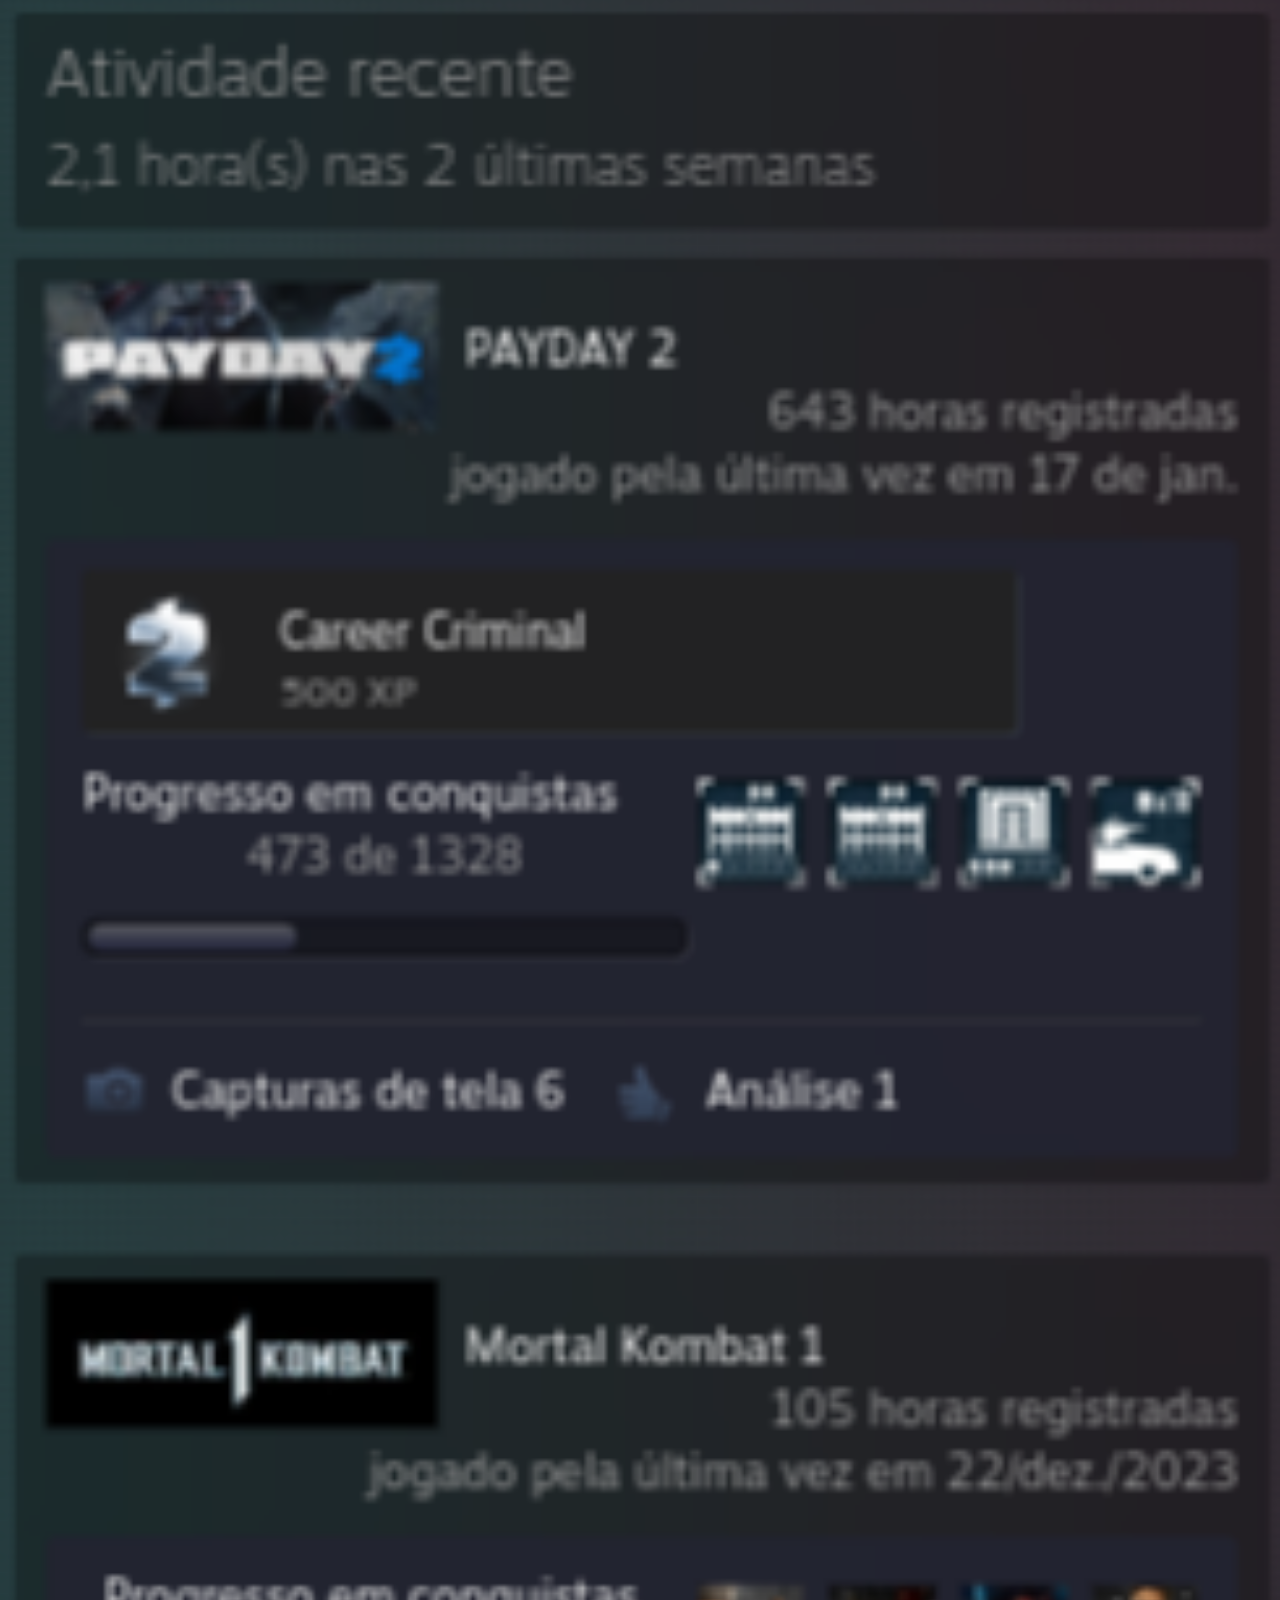
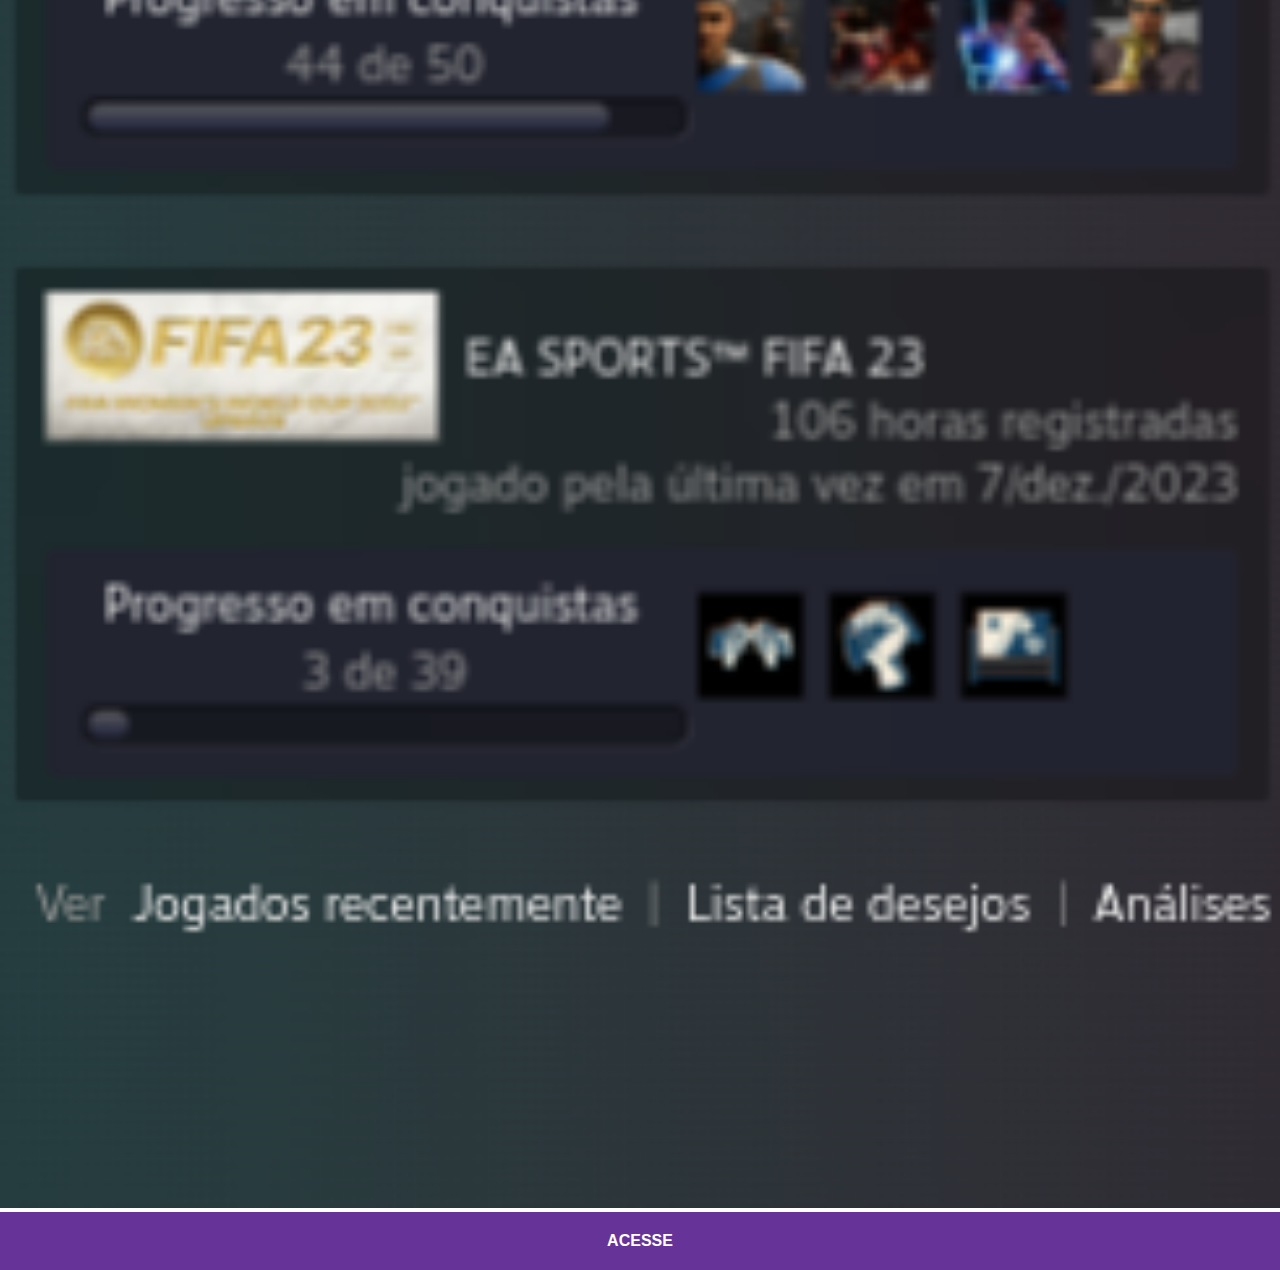
<file: steam.html>
<!DOCTYPE html>
<html lang="pt-br">
<head>
    <meta charset="UTF-8">
    <meta http-equiv="X-UA-Compatible" content="IE=edge">
    <meta name="viewport" content="width=device-width, initial-scale=1.0">
    <link rel="stylesheet" href="css/estilo-social.css">
    <title>Steam</title> 
</head>
<body>
    <img src="imagens/tela-steam.png" alt="Steam">

    <a href="https://steamcommunity.com/profiles/76561198141163235/" target="_blank">ACESSE</a>
</body>
</html>
</file>
<file: css/style.css>
@charset "UTF-8";

* {
    margin: 0px;
    padding: 0px;
    overflow: hidden;
}

html, body {
    height: 100vh;
    width: 100vw;
    background-color: black;
}

body {
    background-image: url('../imagens/fundo-madeira.jpg');
    background-repeat: no-repeat;
    background-size: cover;
    background-position: top center;
    background-attachment: fixed;
}

main {
    position: relative;
    height: 100vh;
}

section#telefone {
    position: absolute;
    top: 50%;
    left: 50%;
    transform: translate(-50%, -50%);

    height: 627px;
    width: 311px;
    background-image: url('../imagens/frame-iphone.png');
    background-repeat: no-repeat;
}

iframe#tela {
    position: relative;
    top: 81px;
    left: 23px;

    height: 470px;
    width: 266px;
    /* transform: translate(8%, 17%); outra opção para centralizar */
}

section#redes-sociais {
    float: right;
}

section#redes-sociais img {
    display: block;
    width: 50px;
    margin: 15px;
    border-radius: 50%;
    box-shadow: 2px 2px 5px rgba(0, 0, 0, 0.479);
    box-sizing: border-box;
}

section#redes-sociais img:hover {
    border: 3px solid lightgray;
    box-shadow: 5px 5px 15px rgba(0, 0, 0, 0.589);
    transform: translate(-5px, -5px);
    transition: transform 1s;
}

@media (max-width: 500px) {

    section#redes-sociais {
        display: flex;
    }
}
</file>
<file: css/estilo-social.css>
@charset "UTF-08";

* {
    margin: 0px;
    padding: 0px;
    font-family: Arial;
}
::-webkit-scrollbar {    
    width: 0px;
    height: 0px;
}
img {
    width: 100vw;
}

a {
    display: block;
    padding: 20px;
    text-align: center;
    text-decoration: none;
    font-weight: bold;
    color: white;
    background-color: rebeccapurple;
    background-size: cover;
}

a:hover {
    background-color: rgb(164, 80, 248);
}

a:active {
    background-color: rebeccapurple;
}
</file>
